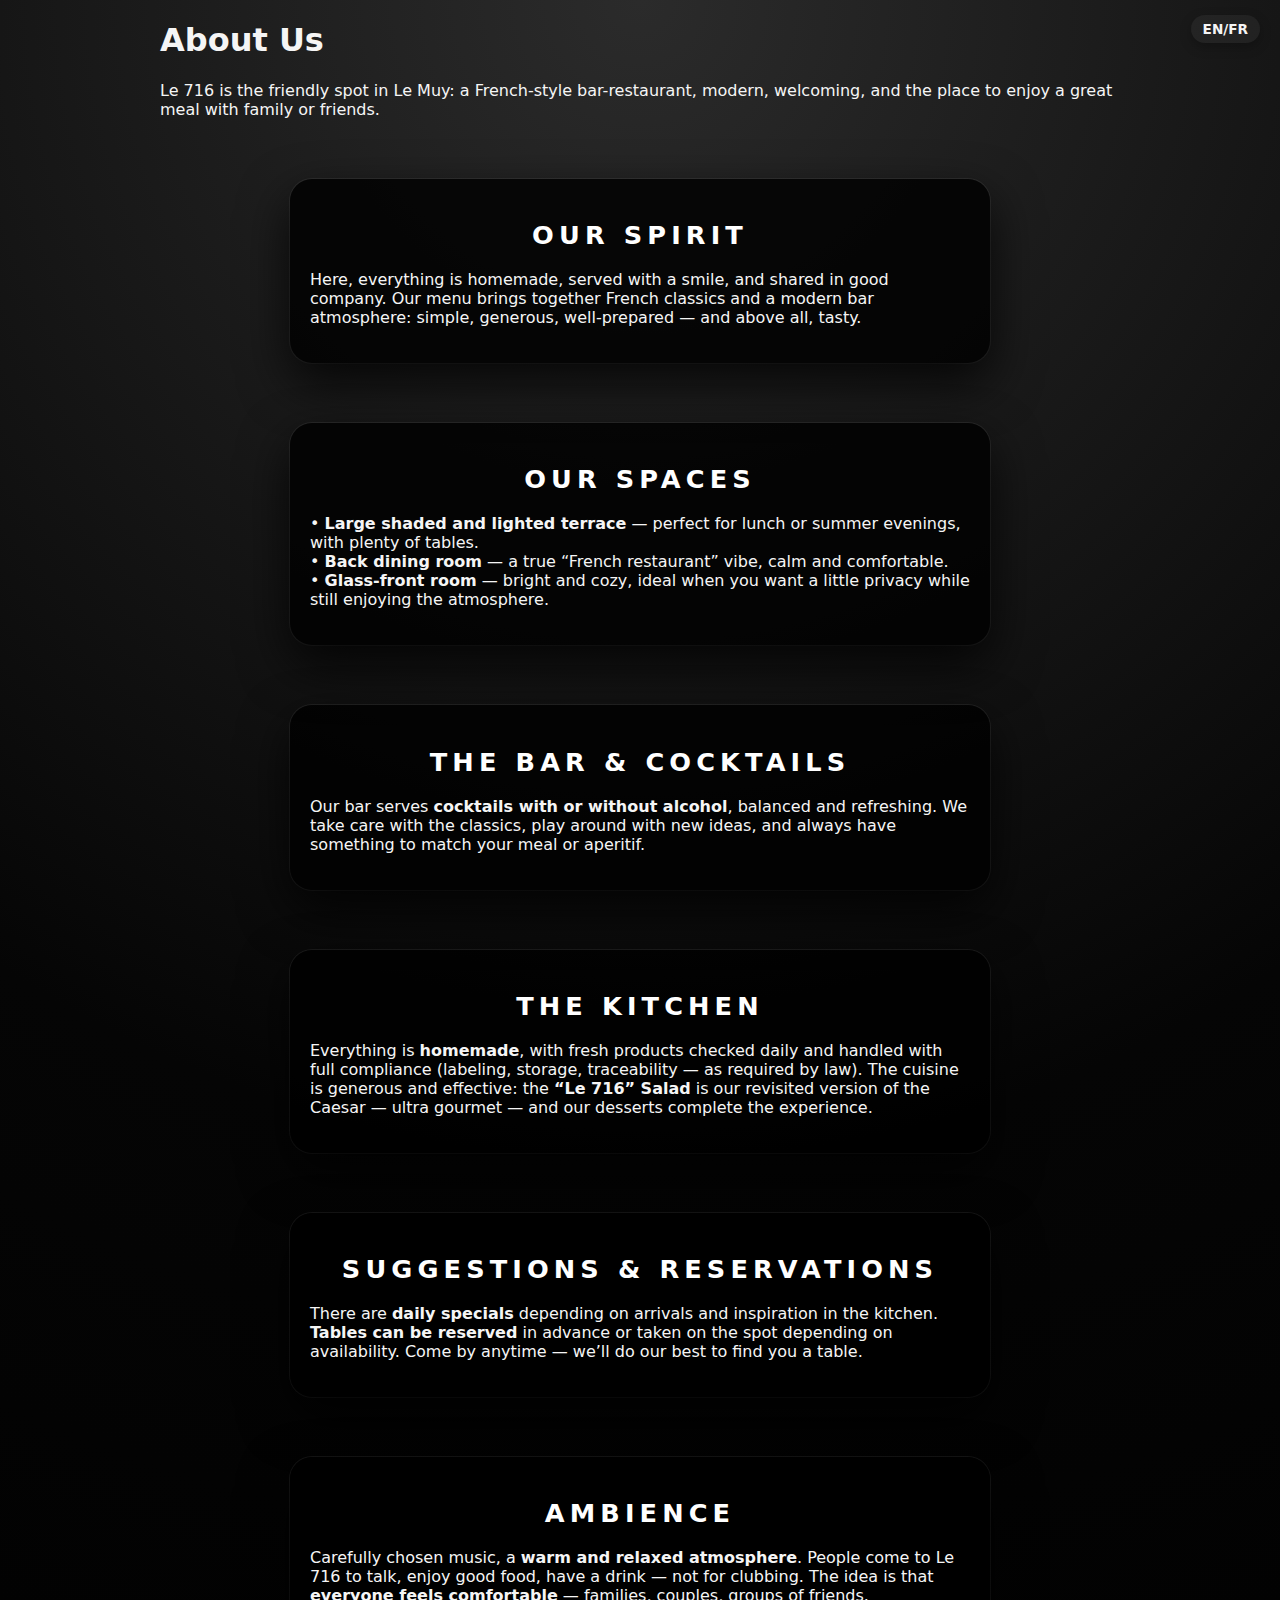
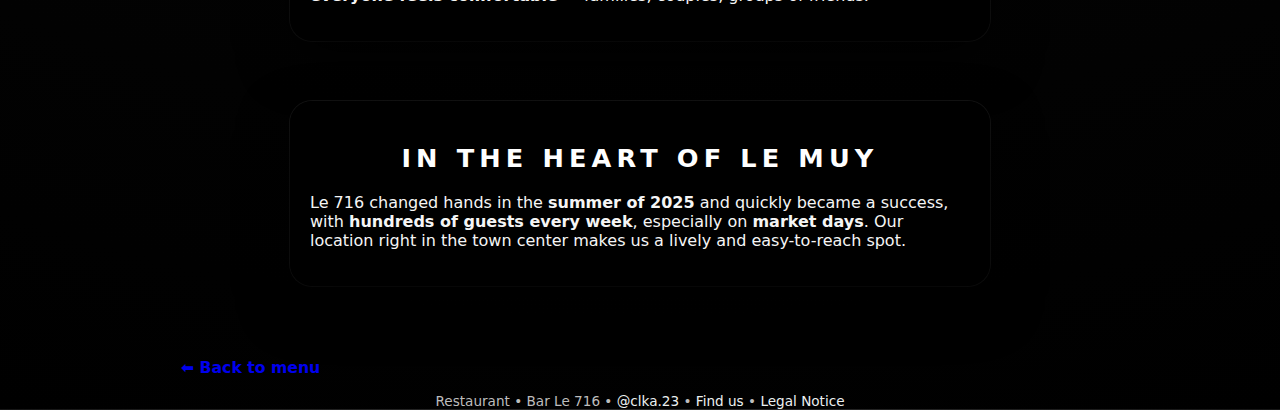
<file: aboutus-en.html>
<!DOCTYPE html>
<html lang="en">
<head>
  <meta charset="UTF-8">
  <meta name="viewport" content="width=device-width, initial-scale=1.0">
  <title>About Us – Restaurant Le 716</title>
  <meta name="robots" content="index, follow">
  <meta name="color-scheme" content="dark light">
  <link rel="stylesheet" href="style.css">
</head>
<body>
  <!-- Language switch -->
  <div class="lang-switch">
    <a href="aboutus.html">EN/FR</a>
  </div>

  <div class="container">
    <h1>About Us</h1>
    <p>
      Le 716 is the friendly spot in Le Muy: a French-style bar-restaurant, modern, welcoming,
      and the place to enjoy a great meal with family or friends.
    </p>

    <!-- SPIRIT -->
    <section class="menu-section">
      <h2>Our Spirit</h2>
      <p>
        Here, everything is homemade, served with a smile, and shared in good company.
        Our menu brings together French classics and a modern bar atmosphere:
        simple, generous, well-prepared — and above all, tasty.
      </p>
    </section>

    <!-- SPACES -->
    <section class="menu-section">
      <h2>Our Spaces</h2>
      <p>
        • <strong>Large shaded and lighted terrace</strong> — perfect for lunch or summer evenings, with plenty of tables.<br>
        • <strong>Back dining room</strong> — a true “French restaurant” vibe, calm and comfortable.<br>
        • <strong>Glass-front room</strong> — bright and cozy, ideal when you want a little privacy while still enjoying the atmosphere.
      </p>
    </section>

    <!-- BAR & COCKTAILS -->
    <section class="menu-section">
      <h2>The Bar & Cocktails</h2>
      <p>
        Our bar serves <strong>cocktails with or without alcohol</strong>, balanced and refreshing.
        We take care with the classics, play around with new ideas, and always have something to match your meal or aperitif.
      </p>
    </section>

    <!-- CUISINE -->
    <section class="menu-section">
      <h2>The Kitchen</h2>
      <p>
        Everything is <strong>homemade</strong>, with fresh products checked daily and handled with full compliance
        (labeling, storage, traceability — as required by law).  
        The cuisine is generous and effective: the <strong>“Le 716” Salad</strong> is our revisited version of the Caesar — ultra gourmet — and our desserts complete the experience.
      </p>
    </section>

    <!-- SUGGESTIONS & RESERVATIONS -->
    <section class="menu-section">
      <h2>Suggestions & Reservations</h2>
      <p>
        There are <strong>daily specials</strong> depending on arrivals and inspiration in the kitchen.
        <strong>Tables can be reserved</strong> in advance or taken on the spot depending on availability.
        Come by anytime — we’ll do our best to find you a table.
      </p>
    </section>

    <!-- AMBIENCE -->
    <section class="menu-section">
      <h2>Ambience</h2>
      <p>
        Carefully chosen music, a <strong>warm and relaxed atmosphere</strong>.  
        People come to Le 716 to talk, enjoy good food, have a drink — not for clubbing.  
        The idea is that <strong>everyone feels comfortable</strong> — families, couples, groups of friends.
      </p>
    </section>

    <!-- LOCATION & STORY -->
    <section class="menu-section">
      <h2>In the Heart of Le Muy</h2>
      <p>
        Le 716 changed hands in the <strong>summer of 2025</strong> and quickly became a success,
        with <strong>hundreds of guests every week</strong>, especially on <strong>market days</strong>.  
        Our location right in the town center makes us a lively and easy-to-reach spot.
      </p>
    </section>

    <a class="btn" href="index.html">⬅ Back to menu</a>
  </div>

<footer>
  Restaurant • Bar Le 716 •
  <a href="https://www.instagram.com/clka.23/" target="_blank" rel="noopener noreferrer">@clka.23</a> •
  <a href="https://maps.app.goo.gl/JC6rrwSnuoqnoLat5" target="_blank" rel="noopener noreferrer">Find us</a> •
  <a href="mentions-legales-en.html">Legal Notice</a>
</footer>

</body>
</html>
</file>
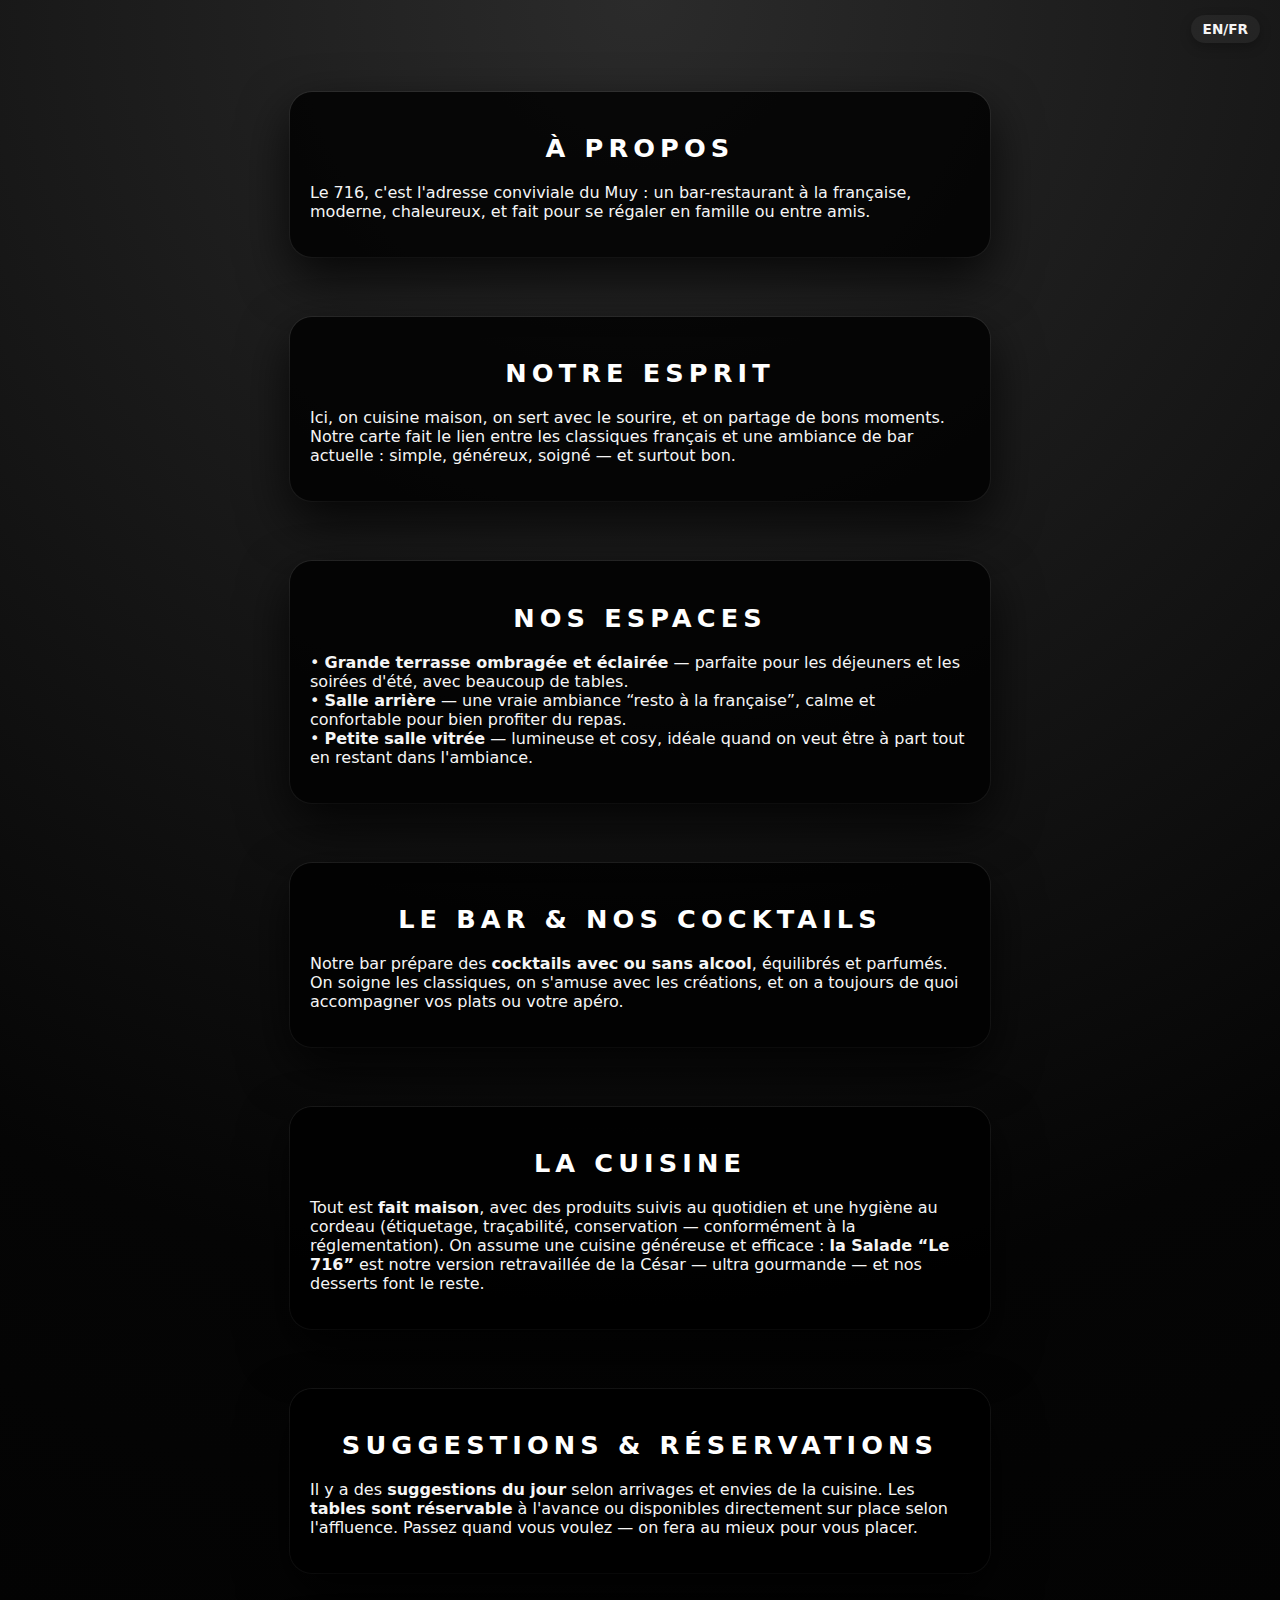
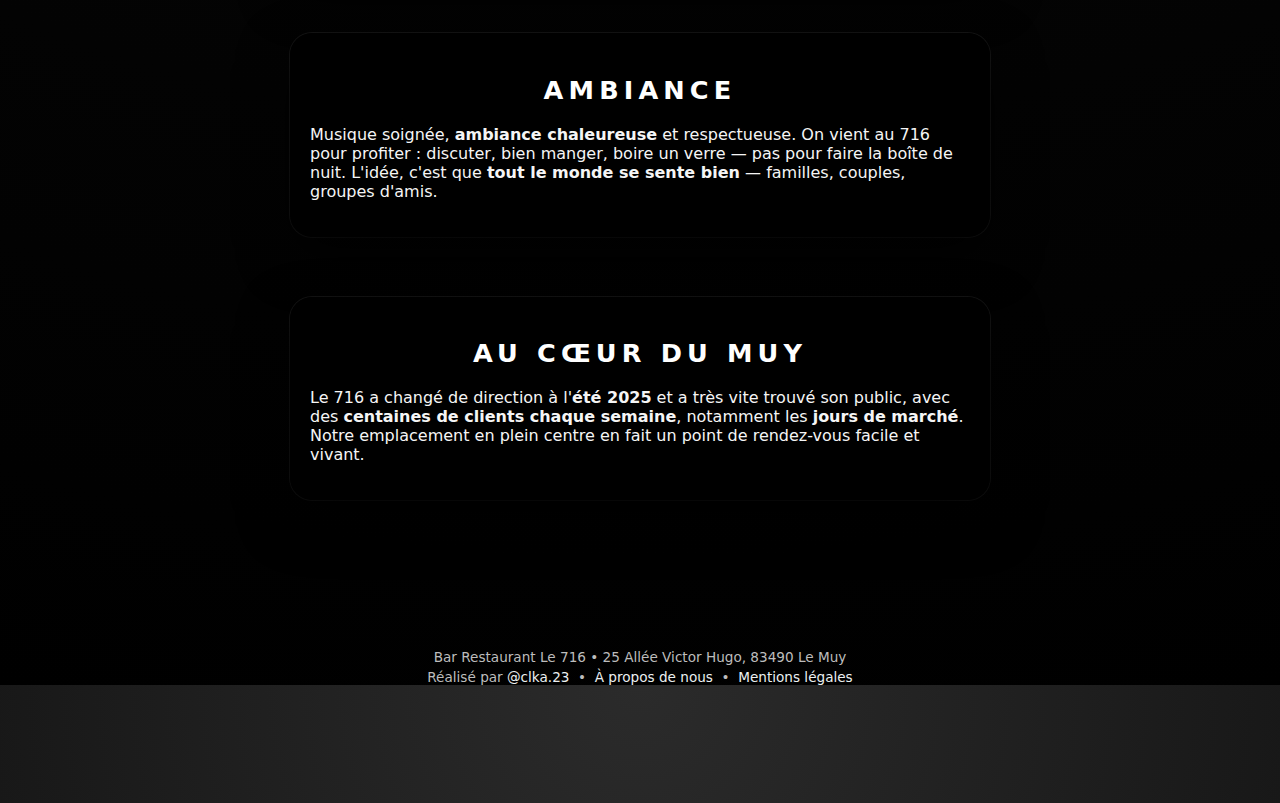
<file: aboutus.html>
<!DOCTYPE html>
<html lang="fr">
<head>
  <meta charset="UTF-8">
  <meta name="viewport" content="width=device-width, initial-scale=1.0">

  <!-- SEO PRINCIPAL -->
  <title>À propos Restaurant Le 716 au Muy | Ambiance & Équipe</title>

  <meta name="description" content="Découvrez l'histoire du Restaurant Le 716 au Muy : ambiance conviviale, équipe, cuisine maison et bar chaleureux au cœur du village.">

  <!-- OPEN GRAPH (aperçus réseaux) -->
  <meta property="og:title" content="À propos du Restaurant Le 716 au Muy">
  <meta property="og:description" content="En savoir plus sur l'équipe, l'ambiance et l'histoire du Restaurant Le 716 au Muy.">
  <meta property="og:type" content="article">
  <meta property="og:locale" content="fr_FR">
  <meta property="og:url" content="https://leseptcentseize.github.io/le716/aboutus.html">

  <!-- SEO TECHNIQUE -->
  <meta name="robots" content="index, follow">
  <meta name="referrer" content="strict-origin-when-cross-origin">
  <meta name="color-scheme" content="dark light">

  <!-- CANONICAL -->
  <link rel="canonical" href="https://leseptcentseize.github.io/le716/aboutus.html">

  <!-- CSP light (souple mais pro) -->
  <meta http-equiv="Content-Security-Policy"
        content="default-src 'self' https:;
                 style-src 'self' 'unsafe-inline' https:;
                 script-src 'self' 'unsafe-inline' https:;
                 img-src 'self' https: data:;
                 frame-src https://www.google.com https://*.youtube.com;
                 object-src 'none';
                 base-uri 'self';
                 upgrade-insecure-requests">

  <!-- CSS -->
  <link rel="stylesheet" href="style.css">

  <!-- AOS (Animate On Scroll) -->
  <link rel="stylesheet" href="https://cdn.jsdelivr.net/npm/aos@2.3.4/dist/aos.css">
  <script src="https://cdn.jsdelivr.net/npm/aos@2.3.4/dist/aos.js"></script>
  <script>
    document.addEventListener("DOMContentLoaded", () => {
      AOS.init({
        duration: 800,
        once: true
      });
    });
  </script>
</head>

<body>
      <!-- Bouton FR/EN -->
  <div class="lang-switch">
    <a href="aboutus-en.html">EN/FR</a>
  </div>
  <div class="page-wrap">
  <main class="container">
    
 <section class="menu-section">
      <h2>À propos</h2>
    <p>Le 716, c'est l'adresse conviviale du Muy : un bar-restaurant à la française, moderne, chaleureux, et fait pour se régaler en famille ou entre amis.</p>
    </section>
    <!-- ESPRIT -->
    <section class="menu-section">
      <h2>Notre esprit</h2>
      <p>
        Ici, on cuisine maison, on sert avec le sourire, et on partage de bons moments. Notre carte fait le lien entre
        les classiques français et une ambiance de bar actuelle&nbsp;: simple, généreux, soigné — et surtout bon.
      </p>
    </section>

    <!-- NOS ESPACES -->
    <section class="menu-section">
      <h2>Nos espaces</h2>
      <p>
        • <strong>Grande terrasse ombragée et éclairée</strong> — parfaite pour les déjeuners et les soirées d'été, avec beaucoup de tables.<br>
        • <strong>Salle arrière</strong> — une vraie ambiance “resto à la française”, calme et confortable pour bien profiter du repas.<br>
        • <strong>Petite salle vitrée</strong> — lumineuse et cosy, idéale quand on veut être à part tout en restant dans l'ambiance.
      </p>
    </section>

    <!-- BAR & COCKTAILS -->
    <section class="menu-section">
      <h2>Le bar & nos cocktails</h2>
      <p>
        Notre bar prépare des <strong>cocktails avec ou sans alcool</strong>, équilibrés et parfumés. On soigne les classiques, on s'amuse avec les créations,
        et on a toujours de quoi accompagner vos plats ou votre apéro.
      </p>
    </section>

    <!-- CUISINE -->
    <section class="menu-section">
      <h2>La cuisine</h2>
      <p>
        Tout est <strong>fait maison</strong>, avec des produits suivis au quotidien et une hygiène au cordeau (étiquetage, traçabilité, conservation —
        conformément à la réglementation). On assume une cuisine généreuse et efficace&nbsp;: <strong>la Salade “Le 716”</strong> est notre
        version retravaillée de la César — ultra gourmande — et nos desserts font le reste.
      </p>
    </section>

    <!-- SUGGESTIONS & RÉSERVATIONS -->
    <section class="menu-section">
      <h2>Suggestions & réservations</h2>
      <p>
        Il y a des <strong>suggestions du jour</strong> selon arrivages et envies de la cuisine. Les <strong>tables sont réservable</strong> à l'avance ou disponibles
        directement sur place selon l'affluence. Passez quand vous voulez — on fera au mieux pour vous placer.
      </p>
    </section>

    <!-- AMBIANCE -->
    <section class="menu-section">
      <h2>Ambiance</h2>
      <p>
        Musique soignée, <strong>ambiance chaleureuse</strong> et respectueuse. On vient au 716 pour profiter&nbsp;: discuter, bien manger, boire un verre —
        pas pour faire la boîte de nuit. L'idée, c'est que <strong>tout le monde se sente bien</strong> — familles, couples, groupes d'amis.
      </p>
    </section>

    <!-- SITUATION & HISTOIRE RÉCENTE -->
    <section class="menu-section">
      <h2>Au cœur du Muy</h2>
      <p>
        Le 716 a changé de direction à l'<strong>été 2025</strong> et a très vite trouvé son public, avec des <strong>centaines de clients chaque semaine</strong>,
        notamment les <strong>jours de marché</strong>. Notre emplacement en plein centre en fait un point de rendez-vous facile et vivant.
      </p>
    </section>
<div class="location-cta" data-aos="fade-up">
        <a class="btn btn-ghost"
           href="index.html"
   aria-label="retour a l'accueil"
   data-aos="fade-up">
  Retour à l'accueil
        </a>
      </div>
  </div>

</main>

    <footer>
      <p class="footer-top">
        Bar Restaurant Le 716 &bull; 25 Allée Victor Hugo, 83490 Le Muy
      </p>
      <p class="footer-links">
        Réalisé par
        <a href="https://www.instagram.com/clka.23/" target="_blank" rel="noopener noreferrer">@clka.23</a>
        &nbsp;•&nbsp;
        <a href="aboutus.html">À propos de nous</a>
        &nbsp;•&nbsp;
        <a href="mentions-legales.html">Mentions légales</a>
      </p>
    </footer>
  </div>

  <noscript>
    <p style="opacity:.8; text-align:center; padding:1rem 0;">
      JavaScript est désactivé. La carte reste visible ; utilisez le bouton « Voir sur Google Maps » si besoin.
    </p>
  </noscript>

</body>
</html>
</file>
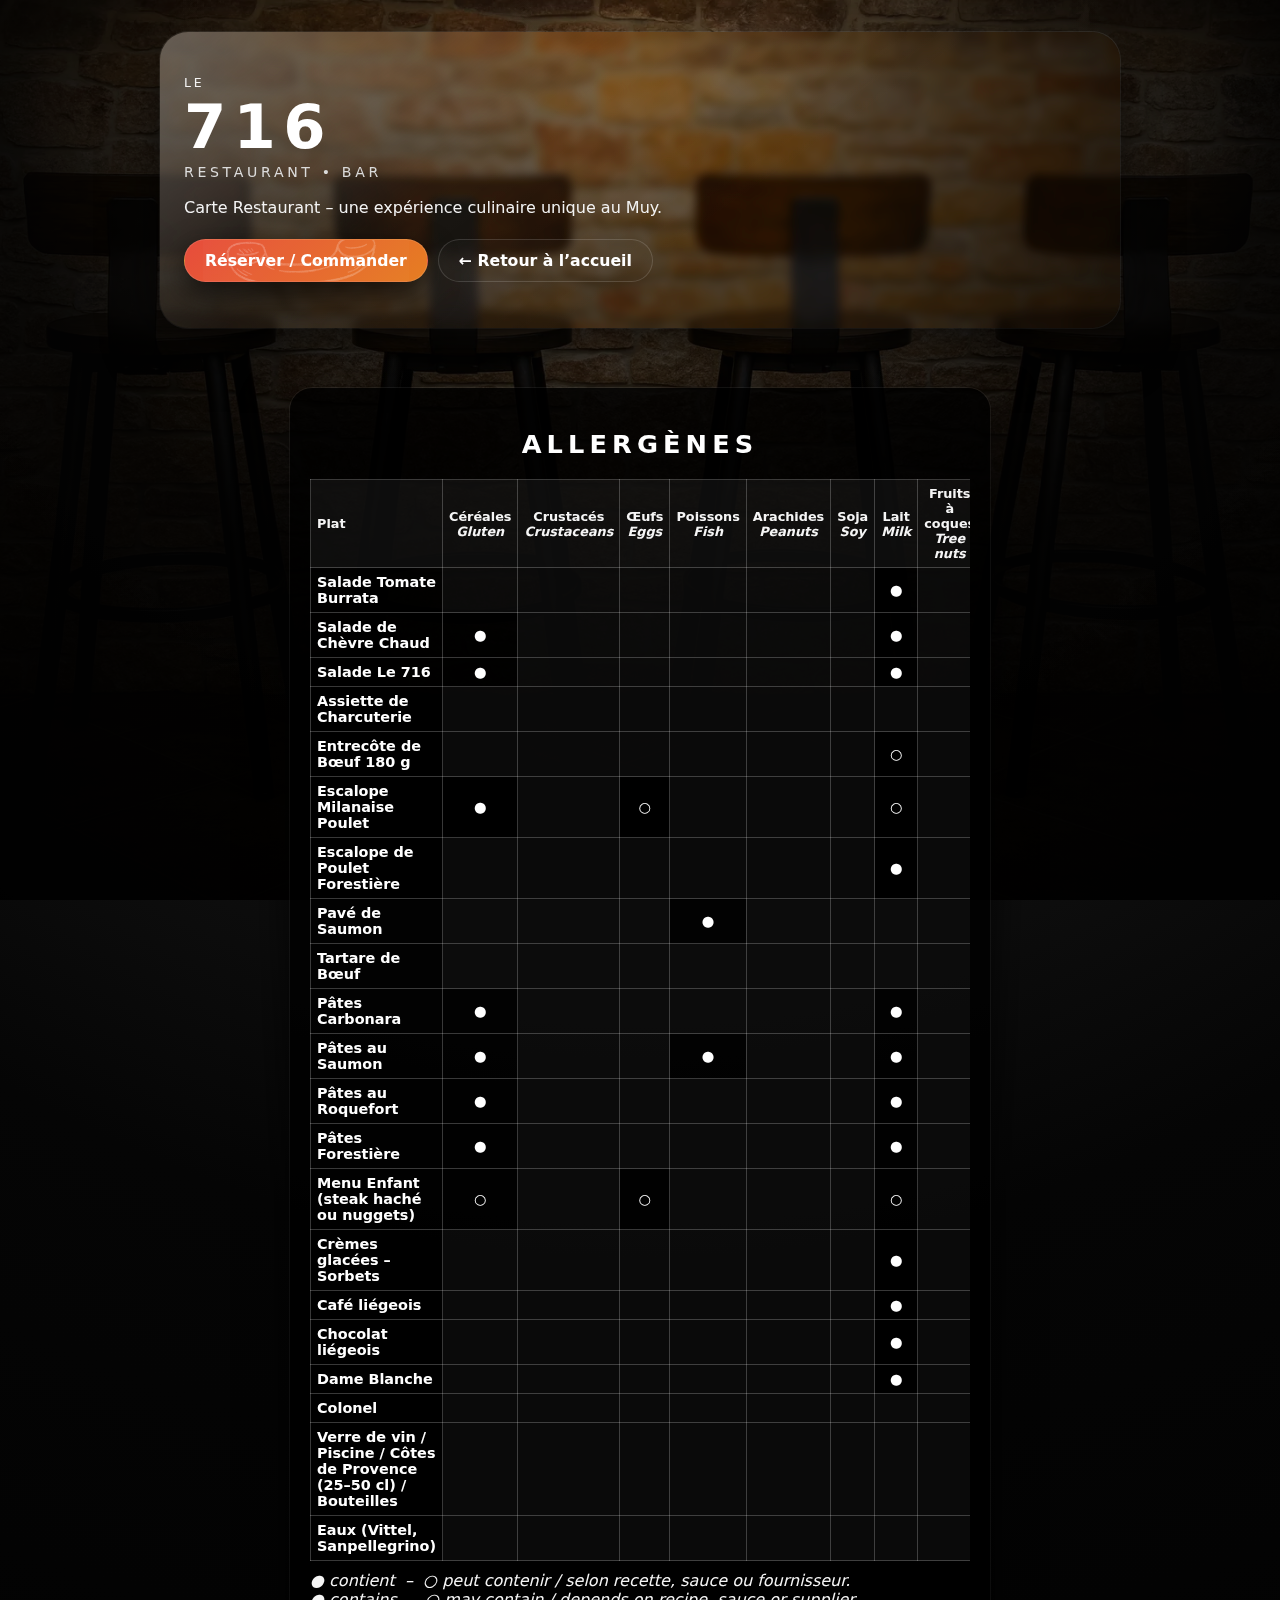
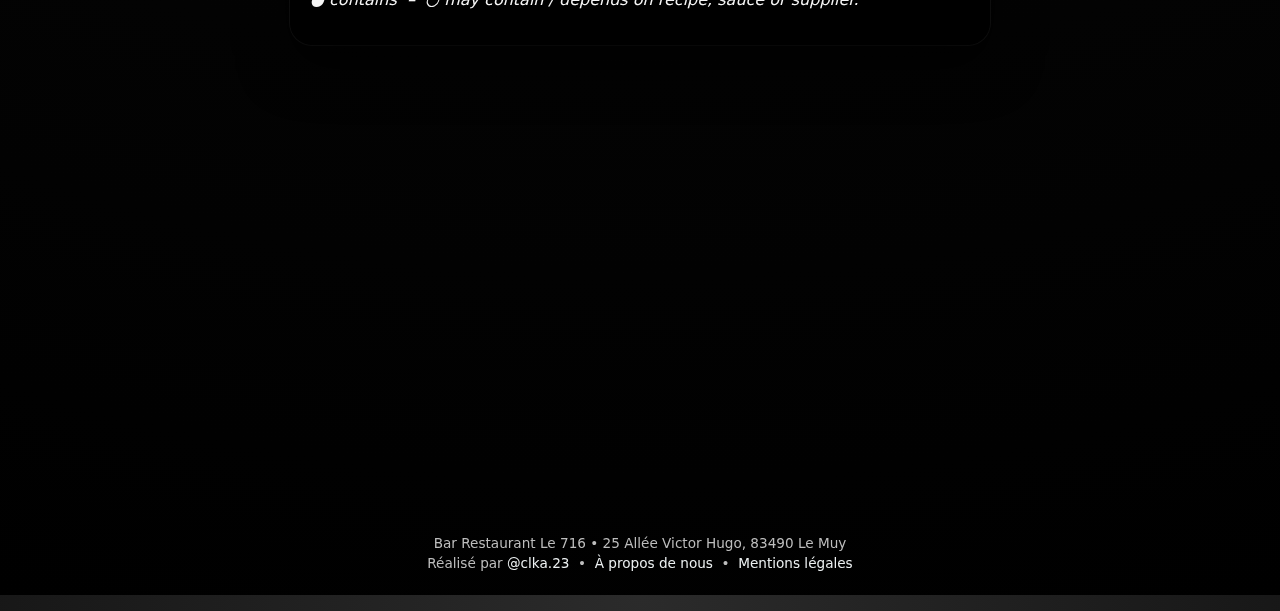
<file: allergenes.html>
<!DOCTYPE html>
<html lang="fr">
<head>
  <meta charset="UTF-8">
  <meta name="viewport" content="width=device-width, initial-scale=1.0">

  <!-- SEO PRINCIPAL -->
  <title>Allergènes Restaurant Le 716 au Muy | Informations clients</title>

  <meta name="description" content="Consultez la liste des allergènes présents dans les plats du Restaurant Le 716 au Muy. Informations pour les personnes allergiques ou intolérantes.">

  <!-- OPEN GRAPH -->
  <meta property="og:title" content="Allergènes Restaurant Le 716 au Muy">
  <meta property="og:description" content="Liste des allergènes et informations pour les clients du Restaurant Le 716 au Muy.">
  <meta property="og:type" content="article">
  <meta property="og:locale" content="fr_FR">
  <meta property="og:url" content="https://leseptcentseize.github.io/le716/allergenes.html">

  <!-- SEO TECHNIQUE -->
  <meta name="robots" content="index, follow">
  <meta name="referrer" content="strict-origin-when-cross-origin">
  <meta name="color-scheme" content="dark light">

  <!-- CANONICAL -->
  <link rel="canonical" href="https://leseptcentseize.github.io/le716/allergenes.html">

  <!-- CSP light (souple mais pro) -->
  <meta http-equiv="Content-Security-Policy"
        content="default-src 'self' https:;
                 style-src 'self' 'unsafe-inline' https:;
                 script-src 'self' 'unsafe-inline' https:;
                 img-src 'self' https: data:;
                 frame-src https://www.google.com https://*.youtube.com;
                 object-src 'none';
                 base-uri 'self';
                 upgrade-insecure-requests">

  <link rel="stylesheet" href="style.css">

  <!-- AOS (Animate On Scroll) -->
  <link rel="stylesheet" href="https://cdn.jsdelivr.net/npm/aos@2.3.4/dist/aos.css">
  <script src="https://cdn.jsdelivr.net/npm/aos@2.3.4/dist/aos.js"></script>
  <script>
    document.addEventListener("DOMContentLoaded", () => {
      AOS.init({
        duration: 800,   // durée de l'anim
        once: true       // ne joue qu'une fois
      });
    });
  </script>
</head>

<body>
<!-- Fond image + dégradé sombre -->
<div class="hero-bg"></div>

<div class="page-wrap">
  <main class="container">
    <!-- Bloc héro premium -->
    <header class="hero" data-aos="fade-up">
      <div class="hero-main">
        <div class="hero-logo-block">
          <span class="hero-le">Le</span>
          <span class="hero-716">716</span>
          <span class="hero-tagline">RESTAURANT • BAR</span>
        </div>

        <p class="hero-sub">
          Carte Restaurant – une expérience culinaire unique au Muy.
        </p>

        <div class="hero-cta">
          <a href="tel:+33611947923"
             class="btn btn-primary btn-call"
             aria-label="Appeler le restaurant Le 716">
            Réserver / Commander
          </a>

          <a href="index.html"
             class="btn btn-ghost btn-back">
            ← Retour à l’accueil
          </a>
        </div>
      </div>
    </header>


      <!-- ALLERGÈNES -->
      <section id="allergenes" class="menu-section" data-aos="fade-up">
        <h2>Allergènes</h2>

        <div class="allergen-table">
          <table>
            <thead>
              <tr>
                <th>Plat</th>
                <th>Céréales<br><em class="en">Gluten</em></th>
                <th>Crustacés<br><em class="en">Crustaceans</em></th>
                <th>Œufs<br><em class="en">Eggs</em></th>
                <th>Poissons<br><em class="en">Fish</em></th>
                <th>Arachides<br><em class="en">Peanuts</em></th>
                <th>Soja<br><em class="en">Soy</em></th>
                <th>Lait<br><em class="en">Milk</em></th>
                <th>Fruits à coques<br><em class="en">Tree nuts</em></th>
                <th>Céleri<br><em class="en">Celery</em></th>
                <th>Moutarde<br><em class="en">Mustard</em></th>
                <th>Sésame<br><em class="en">Sesame</em></th>
                <th>Sulfites<br><em class="en">Sulphites</em></th>
                <th>Lupin<br><em class="en">Lupin</em></th>
                <th>Mollusques<br><em class="en">Molluscs</em></th>
              </tr>
            </thead>
            <tbody>
              <!-- ENTRÉES -->
              <tr><td><strong>Salade Tomate Burrata</strong></td>
                <td></td><td></td><td></td><td></td><td></td><td></td><td>●</td><td></td><td></td><td></td><td></td><td></td><td></td><td></td>
              </tr>
              <tr><td><strong>Salade de Chèvre Chaud</strong></td>
                <td>●</td><td></td><td></td><td></td><td></td><td></td><td>●</td><td></td><td></td><td></td><td></td><td></td><td></td><td></td>
              </tr>
              <tr><td><strong>Salade Le 716</strong></td>
                <td>●</td><td></td><td></td><td></td><td></td><td></td><td>●</td><td></td><td></td><td></td><td></td><td></td><td></td><td></td>
              </tr>
              <tr><td><strong>Assiette de Charcuterie</strong></td>
                <td></td><td></td><td></td><td></td><td></td><td></td><td></td><td></td><td></td><td></td><td></td><td>○</td><td></td><td></td>
              </tr>

              <!-- PLATS -->
              <tr><td><strong>Entrecôte de Bœuf 180 g</strong></td>
                <td></td><td></td><td></td><td></td><td></td><td></td><td>○</td><td></td><td></td><td></td><td></td><td>○</td><td></td><td></td>
              </tr>
              <tr><td><strong>Escalope Milanaise Poulet</strong></td>
                <td>●</td><td></td><td>○</td><td></td><td></td><td></td><td>○</td><td></td><td></td><td></td><td></td><td></td><td></td><td></td>
              </tr>
              <tr><td><strong>Escalope de Poulet Forestière</strong></td>
                <td></td><td></td><td></td><td></td><td></td><td></td><td>●</td><td></td><td></td><td></td><td></td><td></td><td></td><td></td>
              </tr>
              <tr><td><strong>Pavé de Saumon</strong></td>
                <td></td><td></td><td></td><td>●</td><td></td><td></td><td></td><td></td><td></td><td></td><td></td><td></td><td></td><td></td>
              </tr>
              <tr><td><strong>Tartare de Bœuf</strong></td>
                <td></td><td></td><td></td><td></td><td></td><td></td><td></td><td></td><td></td><td>●</td><td></td><td></td><td></td><td></td>
              </tr>

              <!-- PÂTES -->
              <tr><td><strong>Pâtes Carbonara</strong></td>
                <td>●</td><td></td><td></td><td></td><td></td><td></td><td>●</td><td></td><td></td><td></td><td></td><td></td><td></td><td></td>
              </tr>
              <tr><td><strong>Pâtes au Saumon</strong></td>
                <td>●</td><td></td><td></td><td>●</td><td></td><td></td><td>●</td><td></td><td></td><td></td><td></td><td></td><td></td><td></td>
              </tr>
              <tr><td><strong>Pâtes au Roquefort</strong></td>
                <td>●</td><td></td><td></td><td></td><td></td><td></td><td>●</td><td></td><td></td><td></td><td></td><td></td><td></td><td></td>
              </tr>
              <tr><td><strong>Pâtes Forestière</strong></td>
                <td>●</td><td></td><td></td><td></td><td></td><td></td><td>●</td><td></td><td></td><td></td><td></td><td></td><td></td><td></td>
              </tr>

              <!-- MENU ENFANT -->
              <tr><td><strong>Menu Enfant (steak haché ou nuggets)</strong></td>
                <td>○</td><td></td><td>○</td><td></td><td></td><td></td><td>○</td><td></td><td></td><td></td><td></td><td></td><td></td><td></td>
              </tr>

              <!-- DESSERTS -->
              <tr><td><strong>Crèmes glacées – Sorbets</strong></td>
                <td></td><td></td><td></td><td></td><td></td><td></td><td>●</td><td></td><td></td><td></td><td></td><td></td><td></td><td></td>
              </tr>
              <tr><td><strong>Café liégeois</strong></td>
                <td></td><td></td><td></td><td></td><td></td><td></td><td>●</td><td></td><td></td><td></td><td></td><td></td><td></td><td></td>
              </tr>
              <tr><td><strong>Chocolat liégeois</strong></td>
                <td></td><td></td><td></td><td></td><td></td><td></td><td>●</td><td></td><td></td><td></td><td></td><td></td><td></td><td></td>
              </tr>
              <tr><td><strong>Dame Blanche</strong></td>
                <td></td><td></td><td></td><td></td><td></td><td></td><td>●</td><td></td><td></td><td></td><td></td><td></td><td></td><td></td>
              </tr>
              <tr><td><strong>Colonel</strong></td>
                <td></td><td></td><td></td><td></td><td></td><td></td><td></td><td></td><td></td><td></td><td></td><td></td><td></td><td></td>
              </tr>

              <!-- VINS / EAUX -->
              <tr><td><strong>Verre de vin / Piscine / Côtes de Provence (25–50 cl) / Bouteilles</strong></td>
                <td></td><td></td><td></td><td></td><td></td><td></td><td></td><td></td><td></td><td></td><td></td><td>●</td><td></td><td></td>
              </tr>
              <tr><td><strong>Eaux (Vittel, Sanpellegrino)</strong></td>
                <td></td><td></td><td></td><td></td><td></td><td></td><td></td><td></td><td></td><td></td><td></td><td></td><td></td><td></td>
              </tr>
            </tbody>
          </table>
        </div>

        <p style="margin-top:10px">
          <em class="fr">● contient &nbsp;–&nbsp; ○ peut contenir / selon recette, sauce ou fournisseur.</em><br>
          <em class="en">● contains &nbsp;–&nbsp; ○ may contain / depends on recipe, sauce or supplier.</em>
        </p>
      </section>

      <!-- BOUTONS MAP / ADRESSE -->
      <div class="location-cta" data-aos="fade-up">
        <a class="btn btn-ghost"
           href="https://maps.app.goo.gl/JC6rrwSnuoqnoLat5"
           target="_blank" rel="noopener noreferrer"
           aria-label="Ouvrir l’itinéraire vers Le 716 dans Google Maps">
          📍 Voir sur Google Maps
        </a>
        <p class="address-line">
          25 Allée Victor Hugo &bull; 83490 Le Muy
        </p>
      </div>

      <!-- MAP -->
      <div class="map-container" aria-label="Carte Google Maps intégrée" data-aos="fade-up">
        <iframe
          title="Carte Google Maps : Bar Restaurant Le 716"
          src="https://www.google.com/maps/embed?pb=!1m18!1m12!1m3!1d5790.829205617517!2d6.565276313040976!3d43.47281727099083!2m3!1f0!2f0!3f0!3m2!1i1024!2i768!4f13.1!3m3!1m2!1s0x12ceaf8df92cc18d%3A0x8b398e9b0c891d89!2sBar%20Restaurant%20LE%20716!5e0!3m2!1sfr!2sfr!4v1756230283010!5m2!1sfr!2sfr"
          loading="lazy"
          referrerpolicy="strict-origin-when-cross-origin"
          allowfullscreen>
        </iframe>
      </div>
    </main>
    <footer>
      <p class="footer-top">
        Bar Restaurant Le 716 &bull; 25 Allée Victor Hugo, 83490 Le Muy
      </p>
      <p class="footer-links">
        Réalisé par
        <a href="https://www.instagram.com/clka.23/" target="_blank" rel="noopener noreferrer">@clka.23</a>
        &nbsp;•&nbsp;
        <a href="aboutus.html">À propos de nous</a>
        &nbsp;•&nbsp;
        <a href="mentions-legales.html">Mentions légales</a>
      </p>
    </footer>
  </div>

  <noscript>
    <p style="opacity:.8; text-align:center; padding:1rem 0;">
      JavaScript est désactivé. La carte reste visible ; utilisez le bouton « Voir sur Google Maps » si besoin.
    </p>
  </noscript>

</body>
</html>
</file>
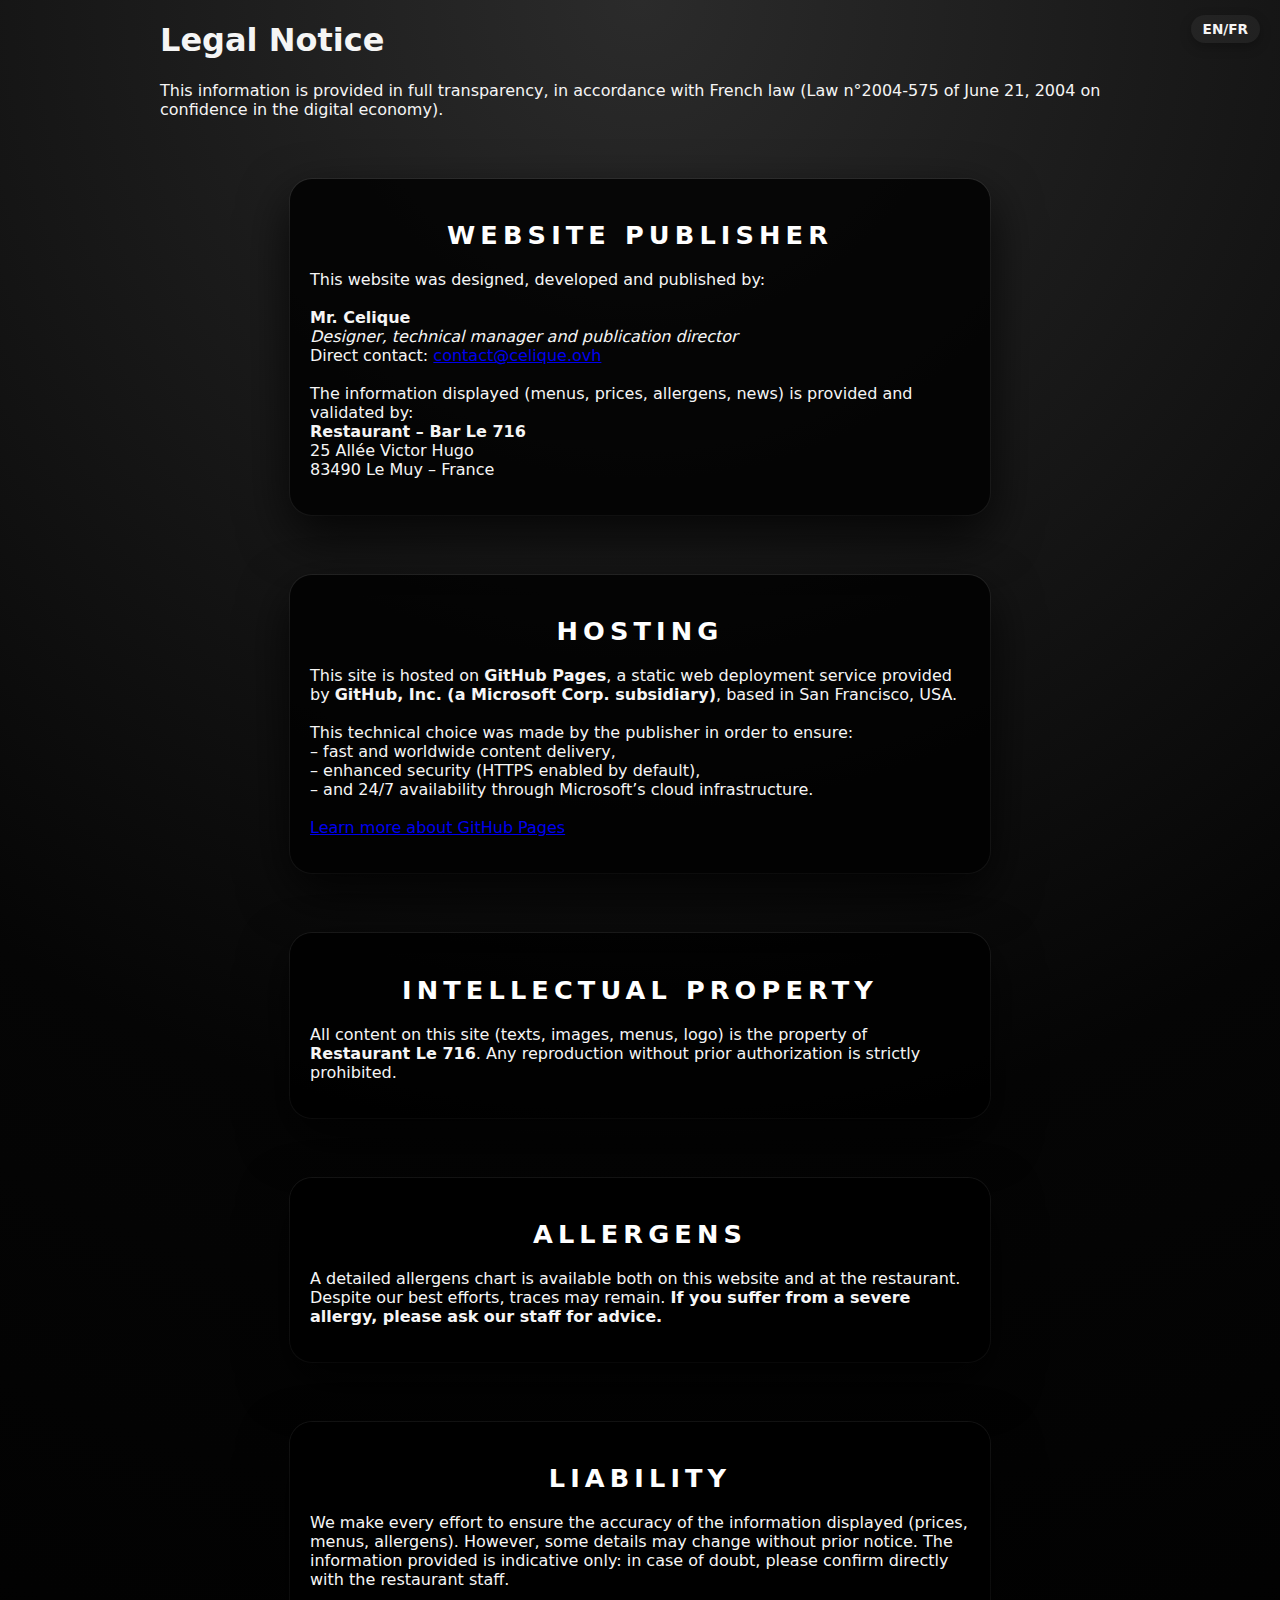
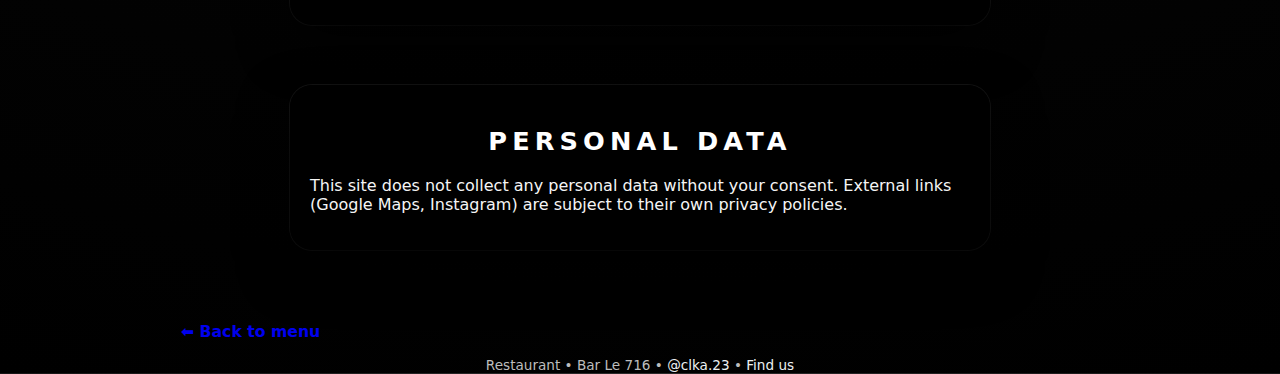
<file: mentions-legales-en.html>
<!DOCTYPE html>
<html lang="en">
<head>
  <meta charset="UTF-8">
  <meta name="viewport" content="width=device-width, initial-scale=1.0">
  <title>Legal Notice – Restaurant Le 716</title>
  <meta name="robots" content="noindex, follow">
  <meta name="color-scheme" content="dark light">
  <link rel="stylesheet" href="style.css">
</head>
<body>
  <!-- Language switch -->
  <div class="lang-switch">
    <a href="mentions-legales.html">EN/FR</a>
  </div>

  <div class="container">
    <h1>Legal Notice</h1>
    <p>
      This information is provided in full transparency, in accordance with French law
      (Law n°2004-575 of June 21, 2004 on confidence in the digital economy).
    </p>

    <section class="menu-section">
      <h2>Website Publisher</h2>
      <p>
        This website was designed, developed and published by:<br><br>
        <strong>Mr. Celique</strong><br>
        <em>Designer, technical manager and publication director</em><br>
        Direct contact: <a href="mailto:contact@celique.ovh">contact@celique.ovh</a><br><br>

        The information displayed (menus, prices, allergens, news) is provided and validated by:<br>
        <strong>Restaurant – Bar Le 716</strong><br>
        25 Allée Victor Hugo<br>
        83490 Le Muy – France
      </p>
    </section>

    <section class="menu-section">
      <h2>Hosting</h2>
      <p>
        This site is hosted on <strong>GitHub Pages</strong>, a static web deployment service provided by
        <strong>GitHub, Inc. (a Microsoft Corp. subsidiary)</strong>, based in San Francisco, USA.<br><br>
        This technical choice was made by the publisher in order to ensure:<br>
        – fast and worldwide content delivery,<br>
        – enhanced security (HTTPS enabled by default),<br>
        – and 24/7 availability through Microsoft’s cloud infrastructure.<br><br>
        <a href="https://pages.github.com/" target="_blank" rel="noopener noreferrer">Learn more about GitHub Pages</a>
      </p>
    </section>

    <section class="menu-section">
      <h2>Intellectual Property</h2>
      <p>
        All content on this site (texts, images, menus, logo) is the property of
        <strong>Restaurant Le 716</strong>.  
        Any reproduction without prior authorization is strictly prohibited.
      </p>
    </section>

    <section class="menu-section">
      <h2>Allergens</h2>
      <p>
        A detailed allergens chart is available both on this website and at the restaurant.  
        Despite our best efforts, traces may remain.  
        <strong>If you suffer from a severe allergy, please ask our staff for advice.</strong>
      </p>
    </section>

    <section class="menu-section">
      <h2>Liability</h2>
      <p>
        We make every effort to ensure the accuracy of the information displayed
        (prices, menus, allergens).  
        However, some details may change without prior notice.  
        The information provided is indicative only: in case of doubt,
        please confirm directly with the restaurant staff.
      </p>
    </section>

    <section class="menu-section">
      <h2>Personal Data</h2>
      <p>
        This site does not collect any personal data without your consent.  
        External links (Google Maps, Instagram) are subject to their own privacy policies.
      </p>
    </section>

    <a class="btn" href="index.html">⬅ Back to menu</a>
  </div>

<footer>
  Restaurant • Bar Le 716 •
  <a href="https://www.instagram.com/clka.23/" target="_blank" rel="noopener noreferrer">@clka.23</a> •
  <a href="https://maps.app.goo.gl/JC6rrwSnuoqnoLat5" target="_blank" rel="noopener noreferrer">Find us</a>
</footer>

</body>
</html>
</file>
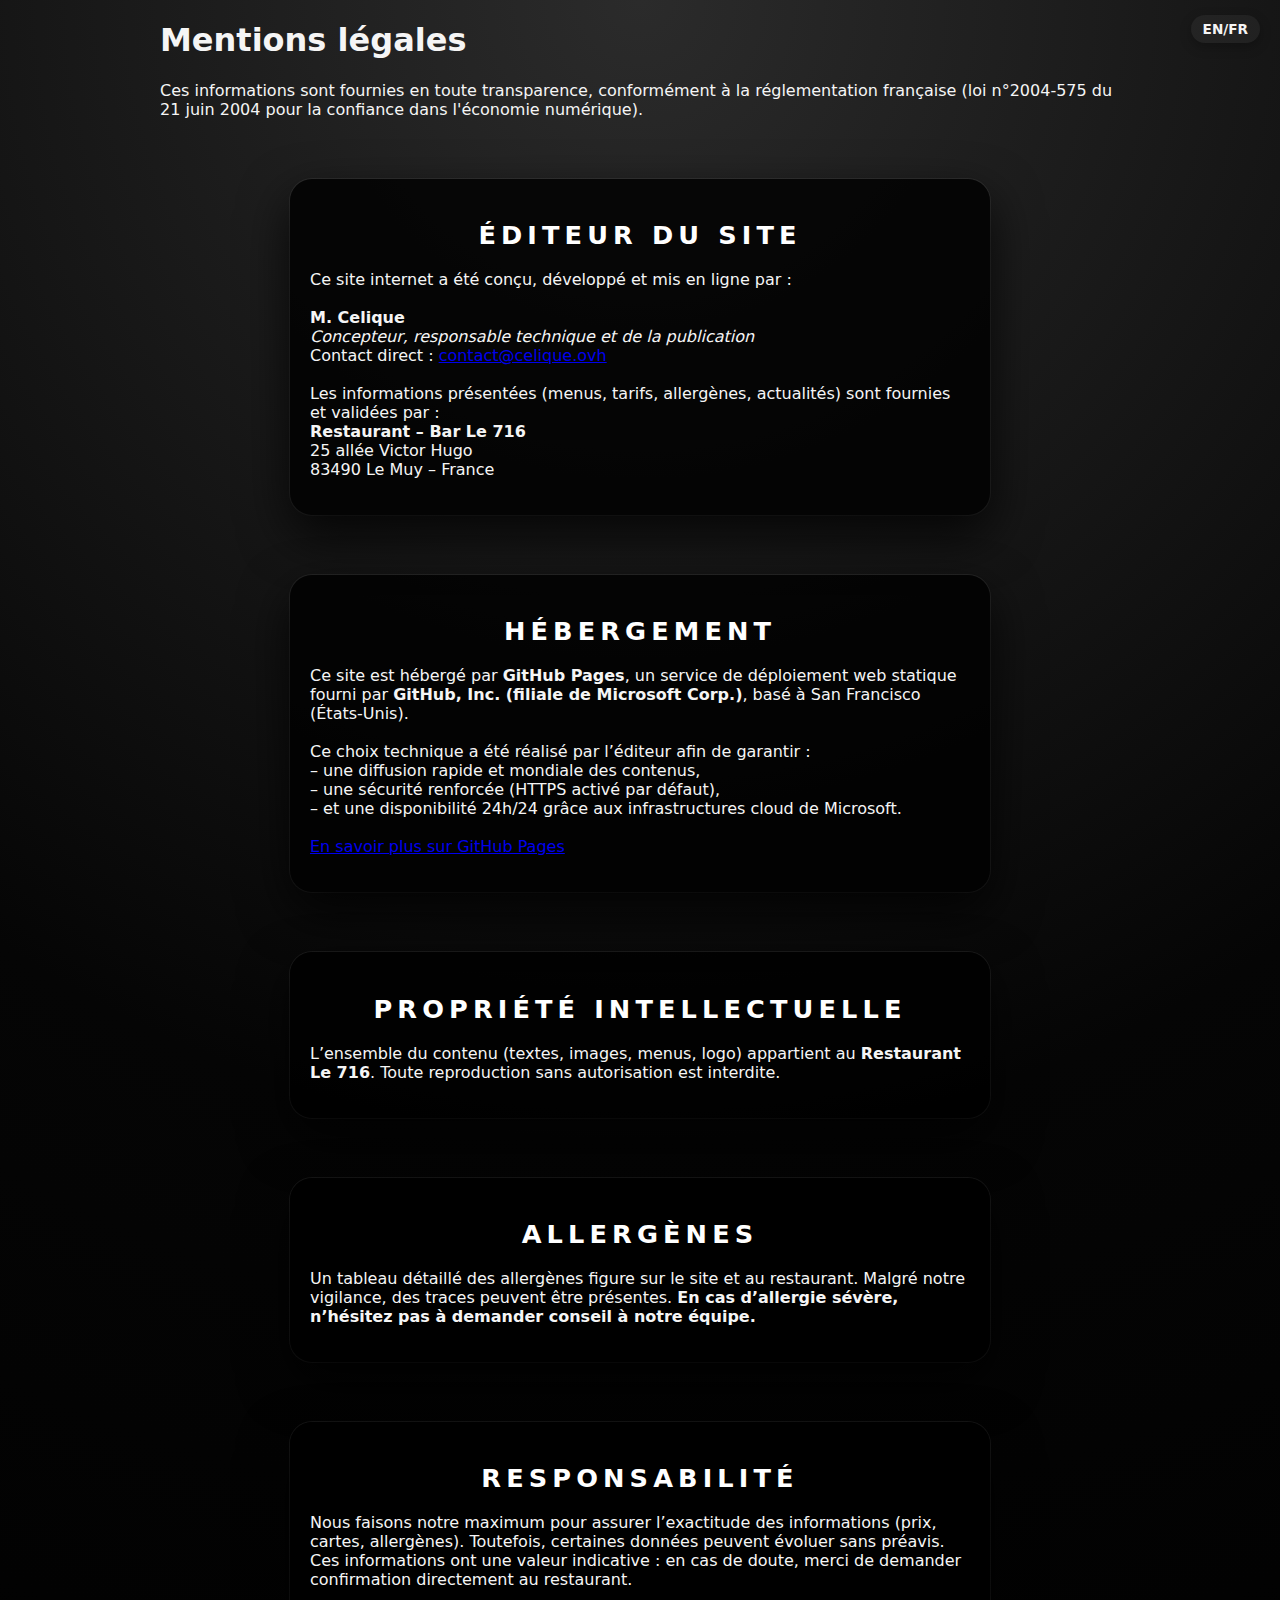
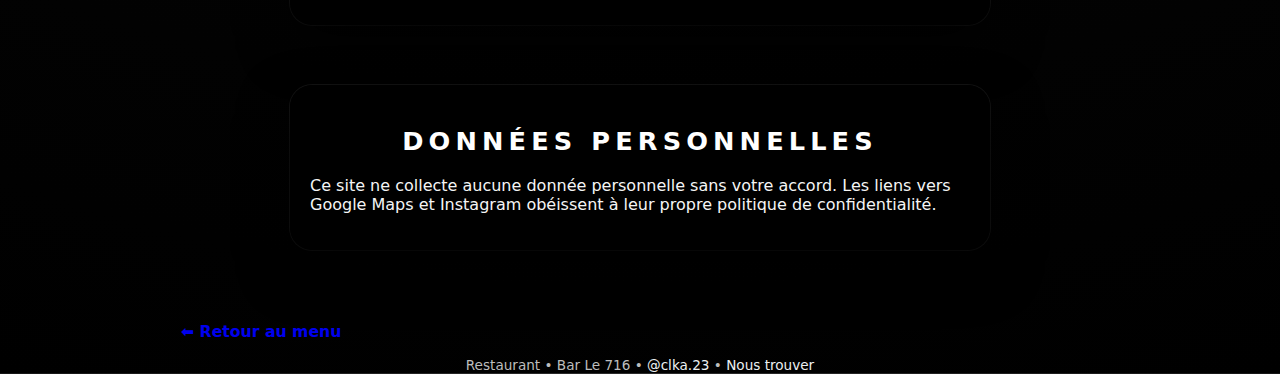
<file: mentions-legales.html>
<!DOCTYPE html>
<html lang="fr">
<head>
  <meta charset="UTF-8">
  <meta name="viewport" content="width=device-width, initial-scale=1.0">
  <title>Mentions légales – Restaurant Le 716</title>
  <meta name="robots" content="noindex, follow">
  <meta name="color-scheme" content="dark light">
  <link rel="stylesheet" href="style.css">
</head>
<body>
    <body>
  <!-- Bouton FR/EN -->
  <div class="lang-switch">
    <a href="mentions-legales-en.html">EN/FR</a>
  </div>

  <div class="container">
    <h1>Mentions légales</h1>
    <p>
  Ces informations sont fournies en toute transparence, conformément à la réglementation française
  (loi n°2004-575 du 21 juin 2004 pour la confiance dans l'économie numérique).
</p>

<section class="menu-section">
  <h2>Éditeur du site</h2>
  <p>
    Ce site internet a été conçu, développé et mis en ligne par :<br><br>
    <strong>M. Celique</strong><br>
    <em>Concepteur, responsable technique et de la publication</em><br>
    Contact direct : <a href="mailto:contact@celique.ovh">contact@celique.ovh</a><br><br>

    Les informations présentées (menus, tarifs, allergènes, actualités) sont fournies et validées par :<br>
    <strong>Restaurant – Bar Le 716</strong><br>
    25 allée Victor Hugo<br>
    83490 Le Muy – France
  </p>
</section>



<section class="menu-section">
  <h2>Hébergement</h2>
  <p>
    Ce site est hébergé par <strong>GitHub Pages</strong>, un service de déploiement web statique fourni par 
    <strong>GitHub, Inc. (filiale de Microsoft Corp.)</strong>, basé à San Francisco (États-Unis).<br><br>
    Ce choix technique a été réalisé par l’éditeur afin de garantir :<br>
    – une diffusion rapide et mondiale des contenus,<br>
    – une sécurité renforcée (HTTPS activé par défaut),<br>
    – et une disponibilité 24h/24 grâce aux infrastructures cloud de Microsoft.<br><br>
    <a href="https://pages.github.com/" target="_blank" rel="noopener noreferrer">En savoir plus sur GitHub Pages</a>
  </p>
</section>


    <section class="menu-section">
      <h2>Propriété intellectuelle</h2>
      <p>
        L’ensemble du contenu (textes, images, menus, logo) appartient au <strong>Restaurant Le 716</strong>.  
        Toute reproduction sans autorisation est interdite.
      </p>
    </section>

    <section class="menu-section">
      <h2>Allergènes</h2>
      <p>
        Un tableau détaillé des allergènes figure sur le site et au restaurant.  
        Malgré notre vigilance, des traces peuvent être présentes.  
        <strong>En cas d’allergie sévère, n’hésitez pas à demander conseil à notre équipe.</strong>
      </p>
    </section>

    <section class="menu-section">
      <h2>Responsabilité</h2>
      <p>
        Nous faisons notre maximum pour assurer l’exactitude des informations (prix, cartes, allergènes).  
        Toutefois, certaines données peuvent évoluer sans préavis.  
        Ces informations ont une valeur indicative : en cas de doute, merci de demander confirmation directement au restaurant.
      </p>
    </section>

    <section class="menu-section">
      <h2>Données personnelles</h2>
      <p>
        Ce site ne collecte aucune donnée personnelle sans votre accord.  
        Les liens vers Google Maps et Instagram obéissent à leur propre politique de confidentialité.
      </p>
    </section>

    <a class="btn" href="index.html">⬅ Retour au menu</a>
  </div>

<footer>
  Restaurant • Bar Le 716 •
  <a href="https://www.instagram.com/clka.23/" target="_blank" rel="noopener noreferrer">@clka.23</a> •
  <a href="https://maps.app.goo.gl/JC6rrwSnuoqnoLat5" target="_blank" rel="noopener noreferrer">Nous trouver</a>
</footer>

</body>
</html>
</file>
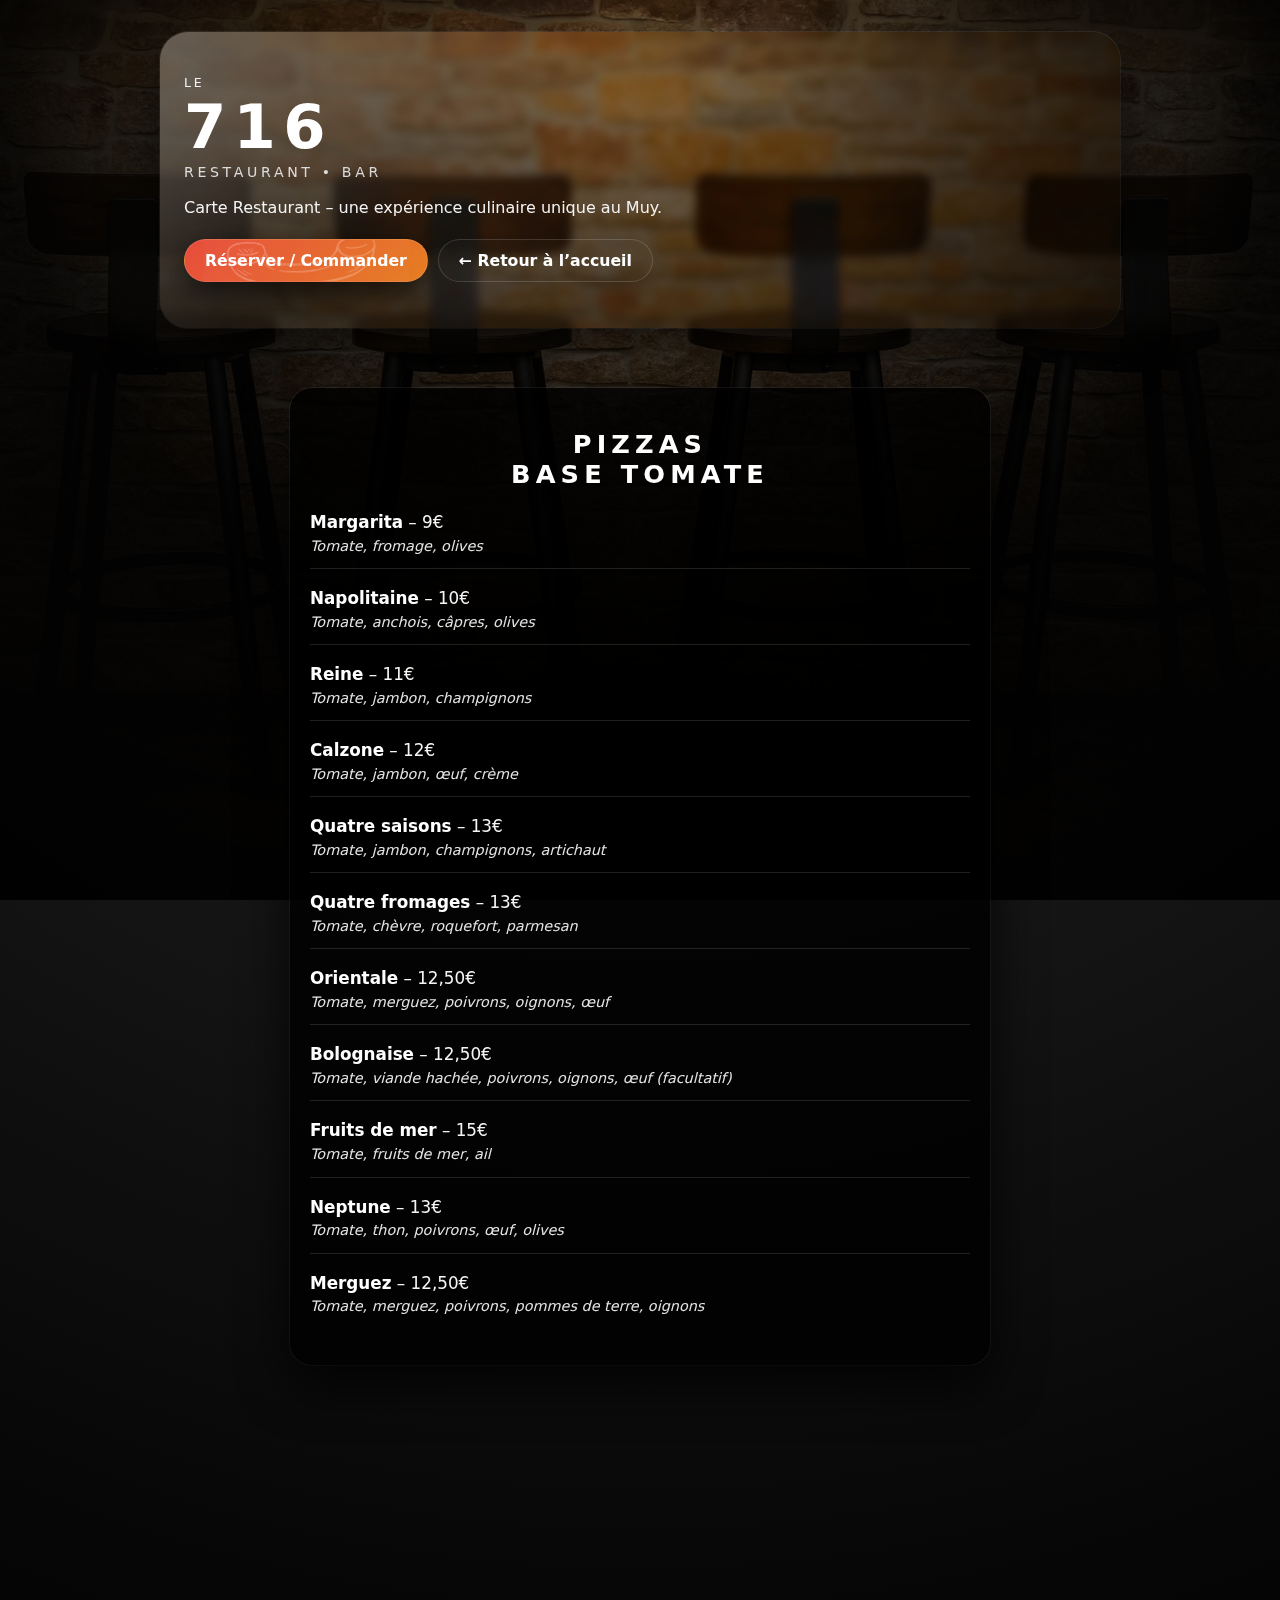
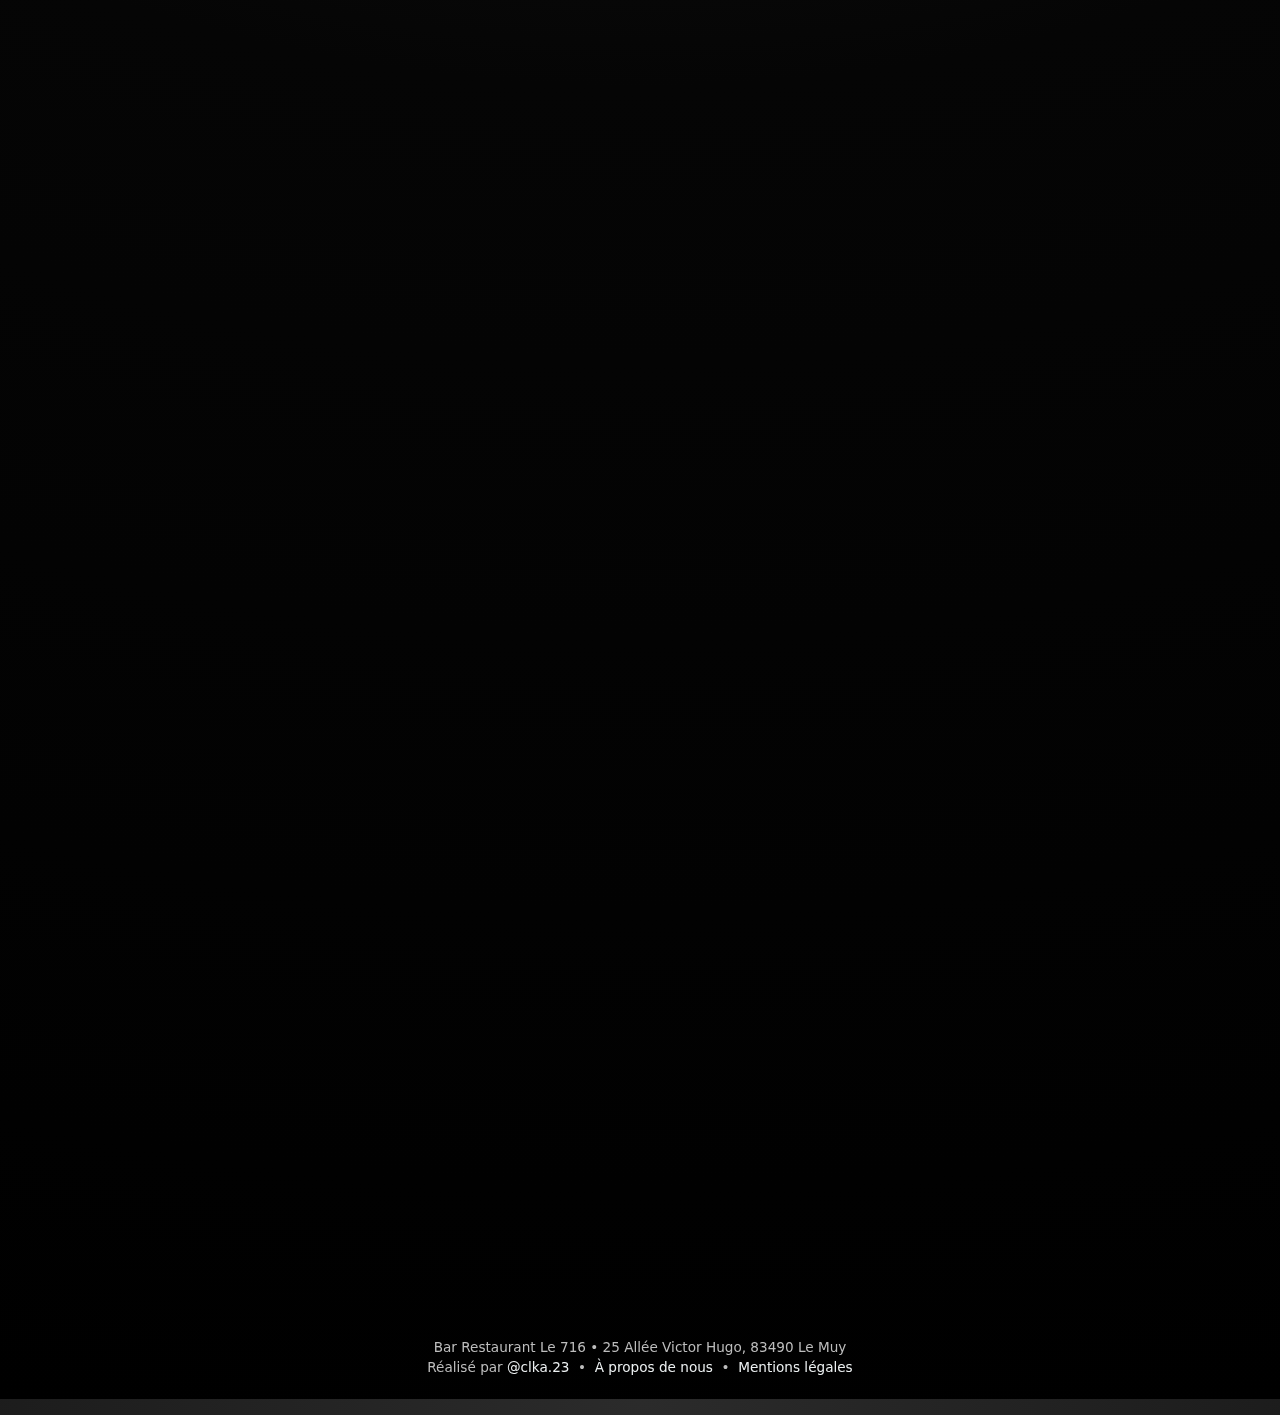
<file: pizzas.html>
<!DOCTYPE html>
<html lang="fr">
<head>
  <meta charset="UTF-8">
  <meta name="viewport" content="width=device-width, initial-scale=1.0">

  <!-- SEO PRINCIPAL -->
  <title>Carte Pizzas Le 716 Le Muy</title>

  <meta name="description" content="Découvrez la carte des pizzas du 716 au Muy : pizzas base tomate, pizzas base crème et pizza dessert Nutella-banane. Sur place ou à emporter.">

  <!-- OPEN GRAPH (aperçus réseaux) -->
  <meta property="og:title" content="Carte Pizzas Le 716 au Muy">
  <meta property="og:description" content="Pizzas base tomate, pizzas base crème et pizza dessert. Consultez la carte des pizzas du Restaurant Le 716 au Muy.">
  <meta property="og:type" content="article">
  <meta property="og:locale" content="fr_FR">
  <meta property="og:url" content="https://leseptcentseize.github.io/le716/pizzas.html">

  <!-- SEO TECHNIQUE -->
  <meta name="robots" content="index, follow">
  <meta name="referrer" content="strict-origin-when-cross-origin">
  <meta name="color-scheme" content="dark light">

  <!-- CANONICAL -->
  <link rel="canonical" href="https://leseptcentseize.github.io/le716/pizzas.html">

  <!-- CSP light (souple mais pro) -->
  <meta http-equiv="Content-Security-Policy"
        content="default-src 'self' https:;
                 style-src 'self' 'unsafe-inline' https:;
                 script-src 'self' 'unsafe-inline' https:;
                 img-src 'self' https: data:;
                 frame-src https://www.google.com https://*.youtube.com;
                 object-src 'none';
                 base-uri 'self';
                 upgrade-insecure-requests">

  <link rel="stylesheet" href="style.css">

  <!-- AOS (Animate On Scroll) -->
  <link rel="stylesheet" href="https://cdn.jsdelivr.net/npm/aos@2.3.4/dist/aos.css">
  <script src="https://cdn.jsdelivr.net/npm/aos@2.3.4/dist/aos.js"></script>
  <script>
    document.addEventListener("DOMContentLoaded", () => {
      AOS.init({
        duration: 800,   // durée de l'anim
        once: true       // ne joue qu'une fois
      });
    });
  </script>
</head>

<body>
<!-- Fond image + dégradé sombre -->
<div class="hero-bg"></div>

<div class="page-wrap">
  <main class="container">
    <!-- Bloc héro premium -->
    <header class="hero" data-aos="fade-up">
      <div class="hero-main">
        <div class="hero-logo-block">
          <span class="hero-le">Le</span>
          <span class="hero-716">716</span>
          <span class="hero-tagline">RESTAURANT • BAR</span>
        </div>

        <p class="hero-sub">
          Carte Restaurant – une expérience culinaire unique au Muy.
        </p>

        <div class="hero-cta">
          <a href="tel:+33611947923"
             class="btn btn-primary btn-call"
             aria-label="Appeler le restaurant Le 716">
            Réserver / Commander
          </a>

          <a href="index.html"
             class="btn btn-ghost btn-back">
            ← Retour à l’accueil
          </a>
        </div>
      </div>
    </header>


    <!-- SECTION MENU -->
    <main>
      <!-- PIZZAS BASE TOMATE -->
      <section id="pizzas-base-tomate" class="menu-section" data-aos="fade-up">
        <h2>Pizzas<br>Base Tomate</h2>
        <ul>
          <li>
            <strong>Margarita</strong> – 9€<br>
            <em class="fr">Tomate, fromage, olives</em>
          </li>
          <li>
            <strong>Napolitaine</strong> – 10€<br>
            <em class="fr">Tomate, anchois, câpres, olives</em>
          </li>
          <li>
            <strong>Reine</strong> – 11€<br>
            <em class="fr">Tomate, jambon, champignons</em>
          </li>
          <li>
            <strong>Calzone</strong> – 12€<br>
            <em class="fr">Tomate, jambon, œuf, crème</em>
          </li>
          <li>
            <strong>Quatre saisons</strong> – 13€<br>
            <em class="fr">Tomate, jambon, champignons, artichaut</em>
          </li>
          <li>
            <strong>Quatre fromages</strong> – 13€<br>
            <em class="fr">Tomate, chèvre, roquefort, parmesan</em>
          </li>
          <li>
            <strong>Orientale</strong> – 12,50€<br>
            <em class="fr">Tomate, merguez, poivrons, oignons, œuf</em>
          </li>
          <li>
            <strong>Bolognaise</strong> – 12,50€<br>
            <em class="fr">Tomate, viande hachée, poivrons, oignons, œuf (facultatif)</em>
          </li>
          <li>
            <strong>Fruits de mer</strong> – 15€<br>
            <em class="fr">Tomate, fruits de mer, ail</em>
          </li>
          <li>
            <strong>Neptune</strong> – 13€<br>
            <em class="fr">Tomate, thon, poivrons, œuf, olives</em>
          </li>
          <li>
            <strong>Merguez</strong> – 12,50€<br>
            <em class="fr">Tomate, merguez, poivrons, pommes de terre, oignons</em>
          </li>
        </ul>
      </section>

      <!-- PIZZAS BASE BLANCHE -->
      <section id="pizzas-base-blanche" class="menu-section" data-aos="fade-up">
        <h2>Pizzas<br>Base Blanche (Crème)</h2>
        <ul>
          <li>
            <strong>Remini</strong> – 13,50€<br>
            <em class="fr">Crème, poulet, pommes de terre, champignons</em>
          </li>
          <li>
            <strong>Saumon</strong> – 15€<br>
            <em class="fr">Crème, saumon</em>
          </li>
          <li>
            <strong>Paysanne</strong> – 12€<br>
            <em class="fr">Crème, lardons, oignons</em>
          </li>
          <li>
            <strong>Chèvre-miel</strong> – 13€<br>
            <em class="fr">Crème, chèvre, miel, parmesan</em>
          </li>
          <li>
            <strong>Fromagère</strong> – 12,50€<br>
            <em class="fr">Crème, quatre fromages</em>
          </li>
          <li>
            <strong>Savoyarde</strong> – 13€<br>
            <em class="fr">Crème, lardons, pommes de terre, fromage à raclette</em>
          </li>
        </ul>
      </section>

      <!-- PIZZA DESSERT & SUPPLÉMENTS -->
      <section id="pizzas-desserts" class="menu-section" data-aos="fade-up">
        <h2>Pizza Dessert &<br>Suppléments</h2>
        <ul>
          <li>
            <strong>Nutella</strong> – 6€<br>
            <em class="fr">Nutella</em>
          </li>
          <li>
            <strong>Nutella-Banane</strong> – 6,50€<br>
            <em class="fr">Nutella, banane</em>
          </li>
          <li>
            <strong>Supplément ingrédient</strong> – 1€<br>
            <em class="fr">Par ingrédient supplémentaire</em>
          </li>
        </ul>
      </section>

      <!-- BOUTONS MAP / ADRESSE -->
      <div class="location-cta" data-aos="fade-up">
        <a class="btn btn-ghost"
           href="https://maps.app.goo.gl/JC6rrwSnuoqnoLat5"
           target="_blank" rel="noopener noreferrer"
           aria-label="Ouvrir l’itinéraire vers Le 716 dans Google Maps">
          📍 Voir sur Google Maps
        </a>
        <p class="address-line">
          25 Allée Victor Hugo &bull; 83490 Le Muy
        </p>
      </div>

      <!-- MAP -->
      <div class="map-container" aria-label="Carte Google Maps intégrée" data-aos="fade-up">
        <iframe
          title="Carte Google Maps : Bar Restaurant Le 716"
          src="https://www.google.com/maps/embed?pb=!1m18!1m12!1m3!1d5790.829205617517!2d6.565276313040976!3d43.47281727099083!2m3!1f0!2f0!3f0!3m2!1i1024!2i768!4f13.1!3m3!1m2!1s0x12ceaf8df92cc18d%3A0x8b398e9b0c891d89!2sBar%20Restaurant%20LE%20716!5e0!3m2!1sfr!2sfr!4v1756230283010!5m2!1sfr!2sfr"
          loading="lazy"
          referrerpolicy="strict-origin-when-cross-origin"
          allowfullscreen>
        </iframe>
      </div>
    </main>

    <footer>
      <p class="footer-top">
        Bar Restaurant Le 716 &bull; 25 Allée Victor Hugo, 83490 Le Muy
      </p>
      <p class="footer-links">
        Réalisé par
        <a href="https://www.instagram.com/clka.23/" target="_blank" rel="noopener noreferrer">@clka.23</a>
        &nbsp;•&nbsp;
        <a href="aboutus.html">À propos de nous</a>
        &nbsp;•&nbsp;
        <a href="mentions-legales.html">Mentions légales</a>
      </p>
    </footer>
  </div>

  <noscript>
    <p style="opacity:.8; text-align:center; padding:1rem 0;">
      JavaScript est désactivé. La carte reste visible ; utilisez le bouton « Voir sur Google Maps » si besoin.
    </p>
  </noscript>

</body>
</html>
</file>
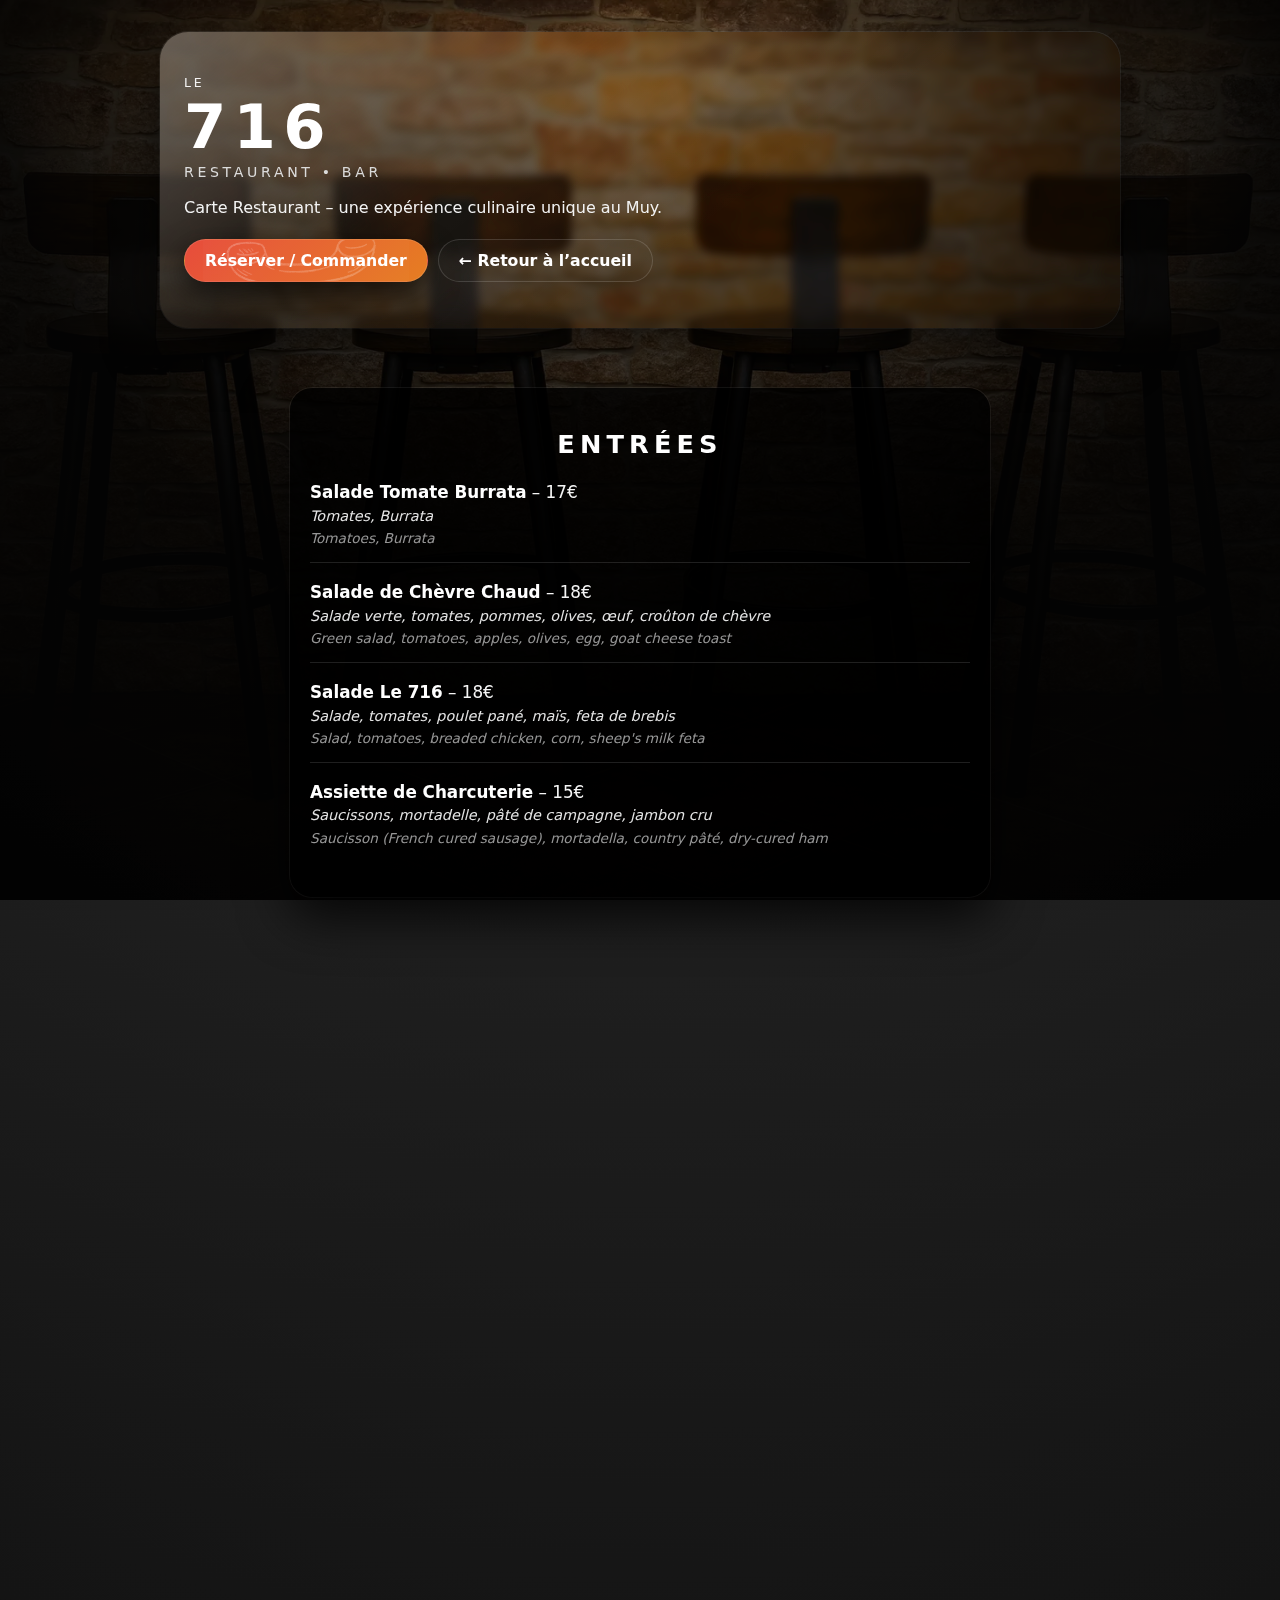
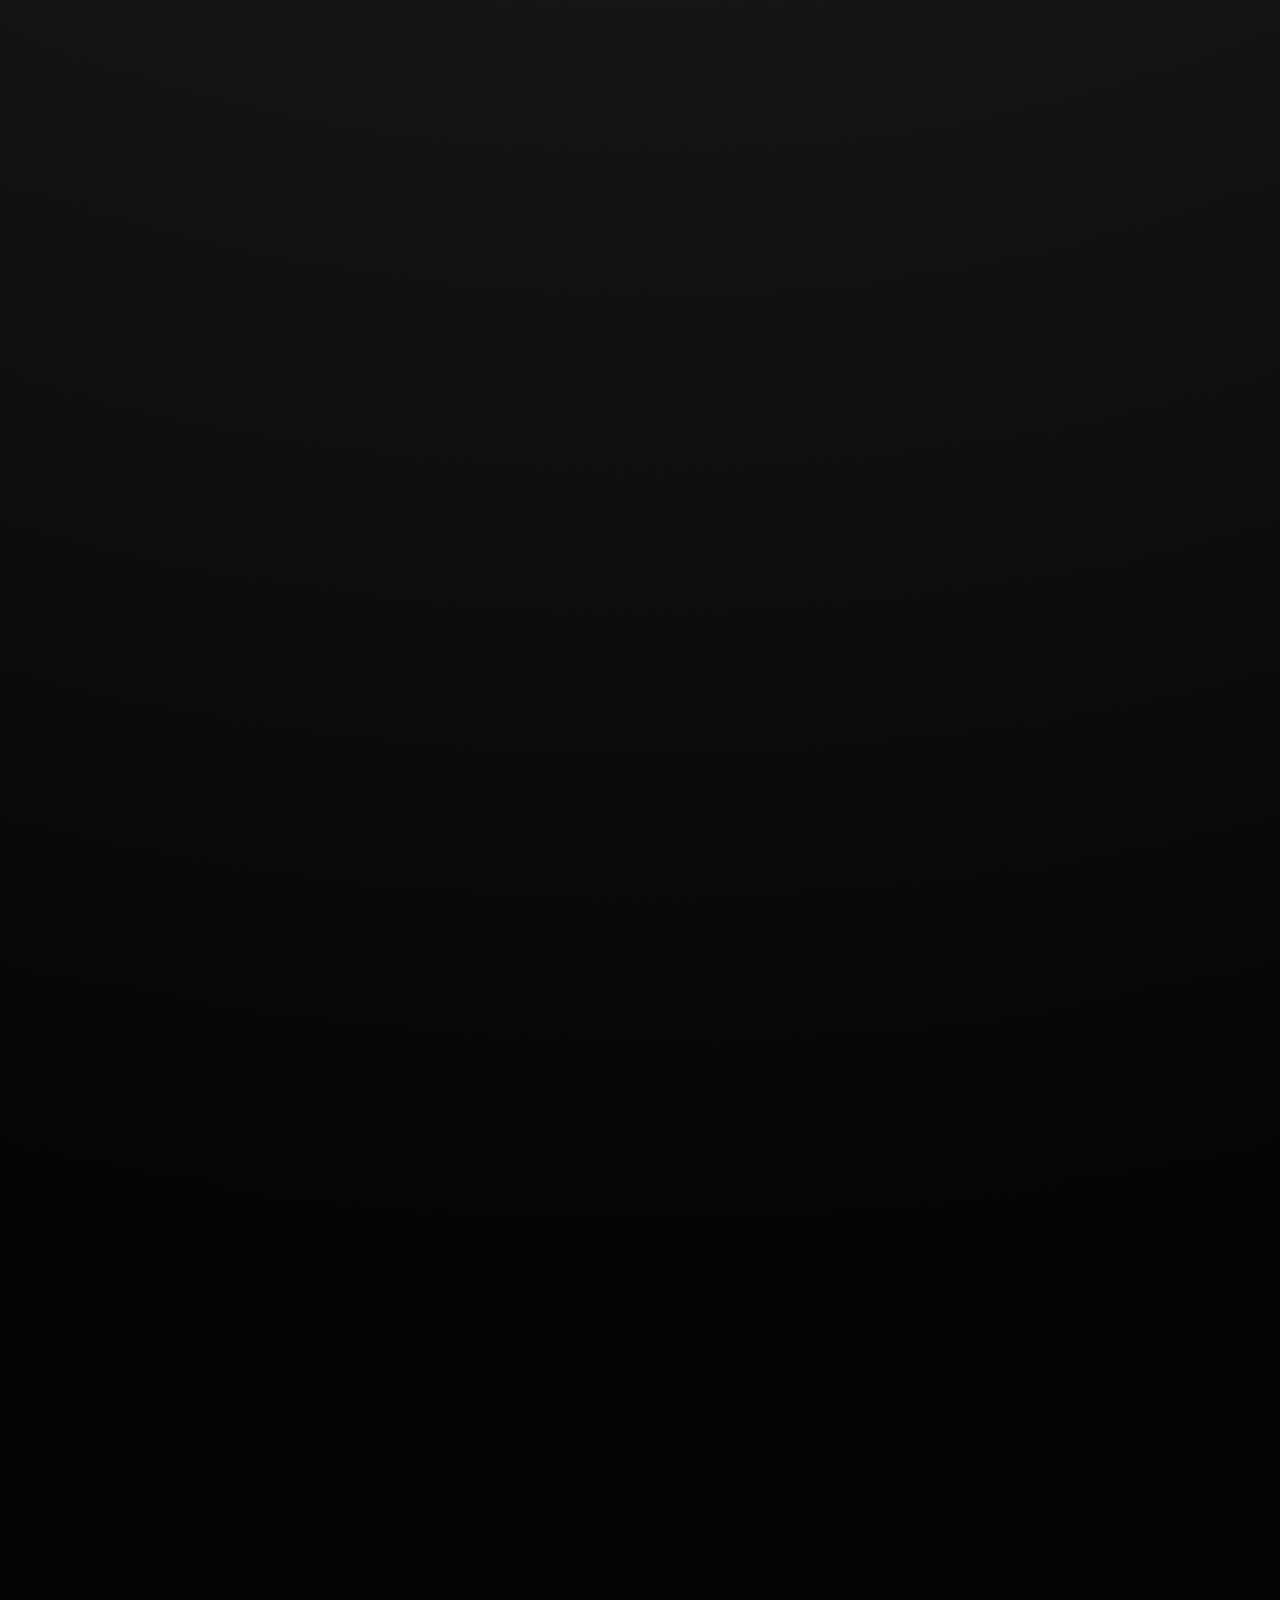
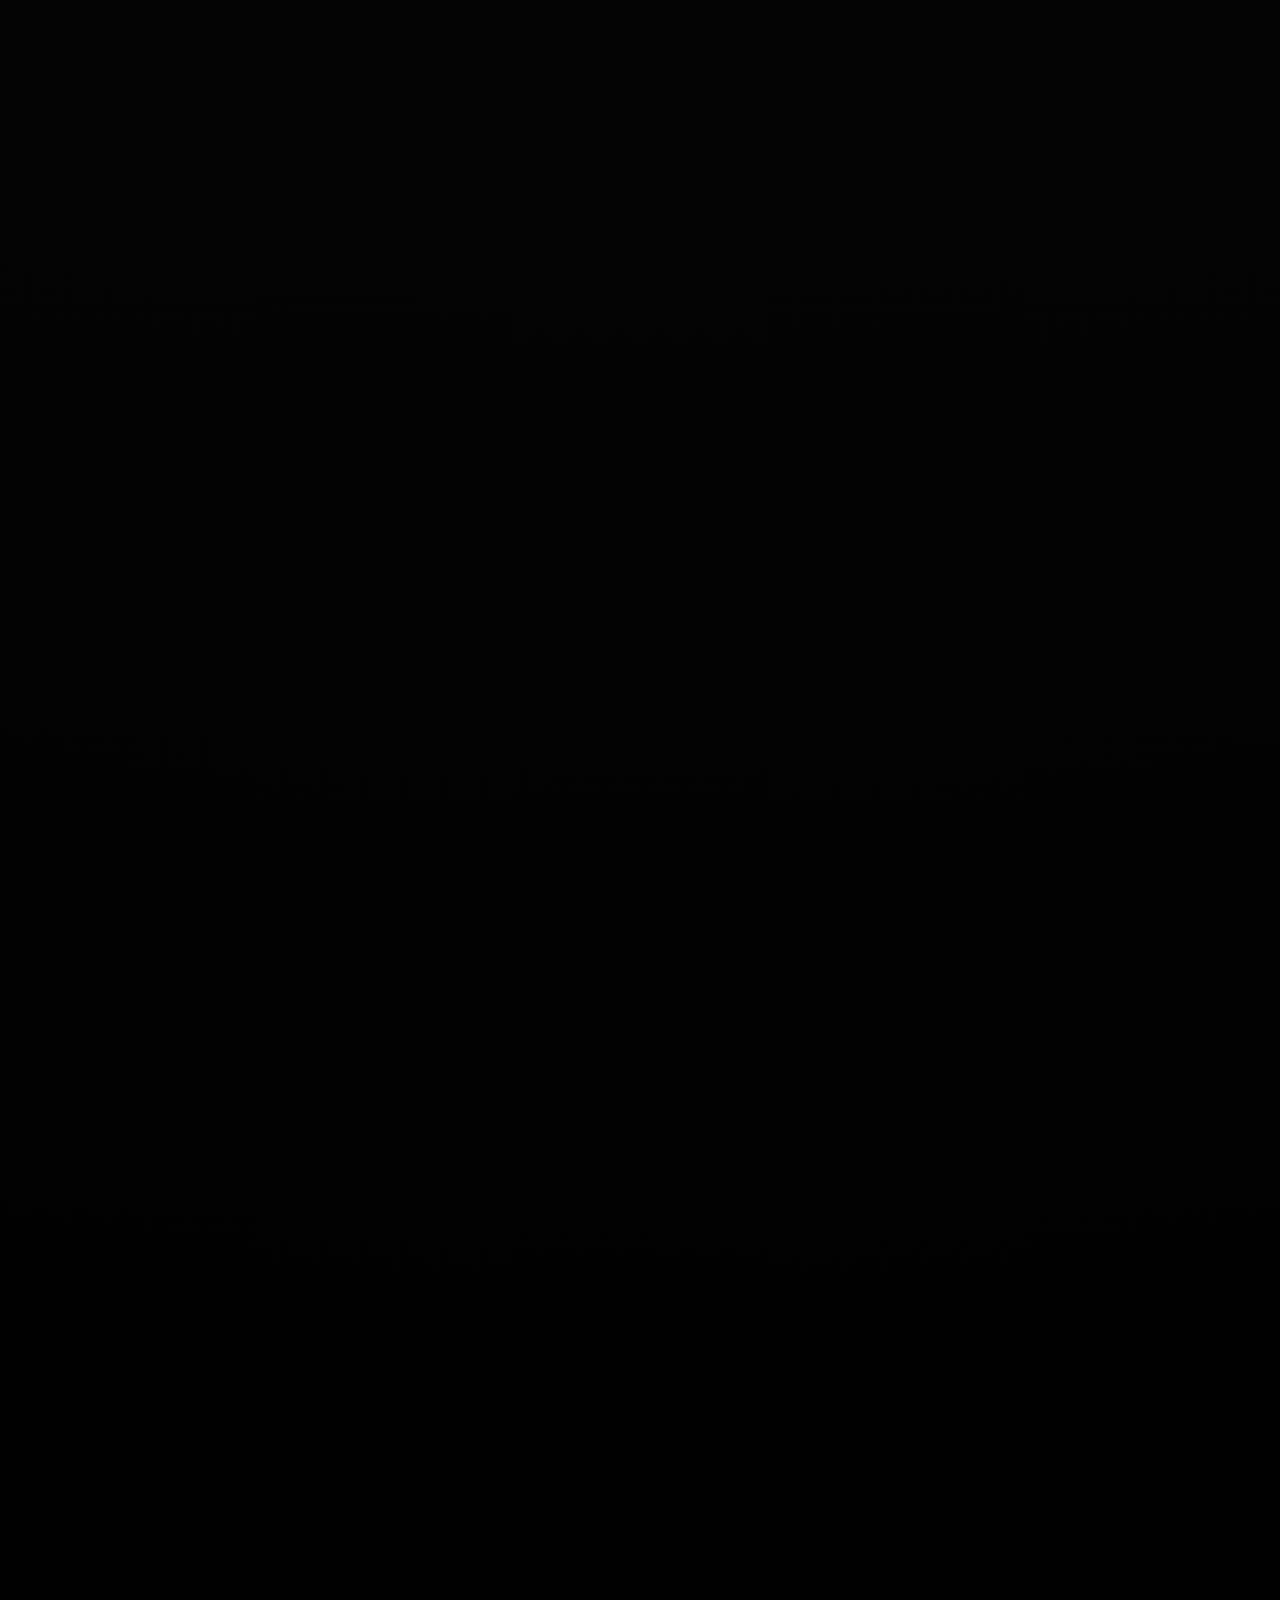
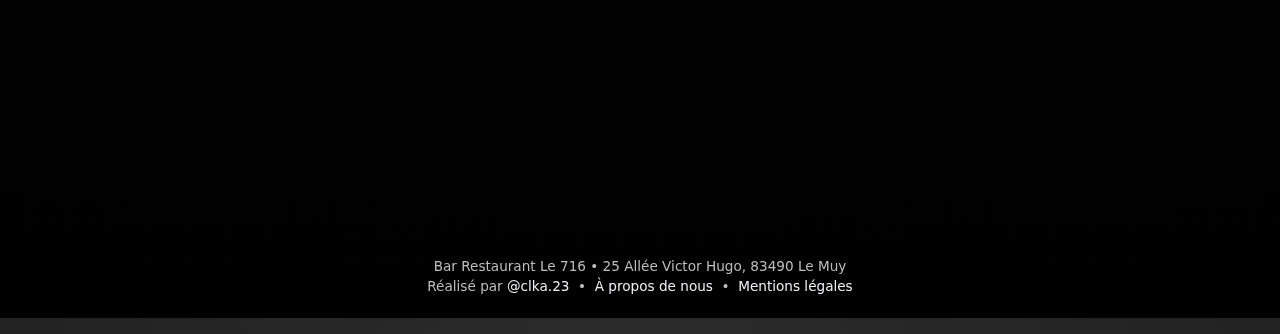
<file: restaurant.html>
<!DOCTYPE html>
<html lang="fr">
<head>
  <meta charset="UTF-8">
  <meta name="viewport" content="width=device-width, initial-scale=1.0">

  <!-- SEO PRINCIPAL -->
  <title>Carte Restaurant Le 716 au Muy | Entrées, Plats & Desserts</title>

  <meta name="description" content="Découvrez la carte restaurant du 716 au Muy : entrées, plats, pâtes, desserts, menu enfant et vins. Cuisine maison dans un cadre convivial.">

  <!-- OPEN GRAPH (aperçus réseaux) -->
  <meta property="og:title" content="Carte Restaurant Le 716 au Muy">
  <meta property="og:description" content="Entrées, plats, pâtes, desserts et vins. Découvrez la cuisine maison du Restaurant Le 716 au Muy.">
  <meta property="og:type" content="article">
  <meta property="og:locale" content="fr_FR">
  <meta property="og:url" content="https://leseptcentseize.github.io/le716/restaurant.html">

  <!-- SEO TECHNIQUE -->
  <meta name="robots" content="index, follow">
  <meta name="referrer" content="strict-origin-when-cross-origin">
  <meta name="color-scheme" content="dark light">

  <!-- CANONICAL (IMPORTANT POUR GOOGLE) -->
  <link rel="canonical" href="https://leseptcentseize.github.io/le716/restaurant.html">

  <!-- CSP light (souple mais pro) -->
  <meta http-equiv="Content-Security-Policy"
        content="default-src 'self' https:;
                 style-src 'self' 'unsafe-inline' https:;
                 script-src 'self' 'unsafe-inline' https:;
                 img-src 'self' https: data:;
                 frame-src https://www.google.com https://*.youtube.com;
                 object-src 'none';
                 base-uri 'self';
                 upgrade-insecure-requests">

  <!-- CSS -->
  <link rel="stylesheet" href="style.css">

  <!-- AOS -->
  <link rel="stylesheet" href="https://cdn.jsdelivr.net/npm/aos@2.3.4/dist/aos.css">
  <script src="https://cdn.jsdelivr.net/npm/aos@2.3.4/dist/aos.js"></script>
  <script>
    document.addEventListener("DOMContentLoaded", () => {
      AOS.init({
        duration: 800,
        once: true
      });
    });
  </script>
</head>
<body>

  <!-- Fond image + dégradé sombre -->
<div class="hero-bg"></div>

<div class="page-wrap">
  <main class="container">
    <!-- Bloc héro premium -->
    <header class="hero" data-aos="fade-up">
      <div class="hero-main">
        <div class="hero-logo-block">
          <span class="hero-le">Le</span>
          <span class="hero-716">716</span>
          <span class="hero-tagline">RESTAURANT • BAR</span>
        </div>

        <p class="hero-sub">
          Carte Restaurant – une expérience culinaire unique au Muy.
        </p>

        <div class="hero-cta">
          <a href="tel:+33611947923"
             class="btn btn-primary btn-call"
             aria-label="Appeler le restaurant Le 716">
            Réserver / Commander
          </a>

          <a href="index.html"
             class="btn btn-ghost btn-back">
            ← Retour à l’accueil
          </a>
        </div>
      </div>
    </header>

    <!-- SECTION MENU -->
    <main>
      <!-- ENTRÉES -->
      <section id="entrees" class="menu-section" data-aos="fade-up">
        <h2>Entrées</h2>
        <ul>
          <li>
            <strong>Salade Tomate Burrata</strong> – 17€<br>
            <em class="fr">Tomates, Burrata</em>
            <em class="en">Tomatoes, Burrata</em>
          </li>
          <li>
            <strong>Salade de Chèvre Chaud</strong> – 18€<br>
            <em class="fr">Salade verte, tomates, pommes, olives, œuf, croûton de chèvre</em>
            <em class="en">Green salad, tomatoes, apples, olives, egg, goat cheese toast</em>
          </li>
          <li>
            <strong>Salade Le 716</strong> – 18€<br>
            <em class="fr">Salade, tomates, poulet pané, maïs, feta de brebis</em>
            <em class="en">Salad, tomatoes, breaded chicken, corn, sheep's milk feta</em>
          </li>
          <li>
            <strong>Assiette de Charcuterie</strong> – 15€<br>
            <em class="fr">Saucissons, mortadelle, pâté de campagne, jambon cru</em>
            <em class="en">Saucisson (French cured sausage), mortadella, country pâté, dry-cured ham</em>
          </li>
        </ul>
      </section>

      <!-- PLATS -->
      <section id="plats" class="menu-section" data-aos="fade-up">
        <h2>Plats</h2>
        <ul>
          <li>
            <strong>Entrecôte de Bœuf 180 g</strong> – 22€<br>
            <em class="en">Beef entrecôte 180 g</em>
          </li>
          <li>
            <strong>Escalope Milanaise Poulet</strong> – 18€<br>
            <em class="en">Chicken Milanese escalope</em>
          </li>
          <li>
            <strong>Escalope de Poulet Forestière</strong> – 18€<br>
            <em class="en">Chicken escalope with mushroom sauce</em>
          </li>
          <li>
            <strong>Pavé de Saumon</strong> – 20€<br>
            <em class="en">Salmon fillet</em>
          </li>
          <li>
            <strong>Tartare de Bœuf</strong> – 19€<br>
            <em class="fr">Bœuf haché, cornichons, câpres, oignons, moutarde, tabasco</em>
            <em class="en">Ground beef, pickles, capers, onions, mustard, Tabasco</em>
          </li>
        </ul>

        <h3>Accompagnements</h3>
        <ul>
          <li>
            <em class="fr">Frites, pâtes, tomates provençale, ratatouille, riz</em>
            <em class="en">French fries, pasta, Provençal tomatoes, ratatouille, rice</em>
          </li>
        </ul>

        <h3>Sauces</h3>
        <ul>
          <li>
            <em class="fr">Forestière, poivre, roquefort</em>
            <em class="en">Mushroom sauce, pepper, Roquefort cheese</em>
          </li>
        </ul>
      </section>

      <!-- PÂTES -->
      <section id="pates" class="menu-section" data-aos="fade-up">
        <h2>Pâtes</h2>
        <ul>
          <li>
            <strong>Pâtes Carbonara</strong> – 15€<br>
            <em class="fr">Pâtes, lardons, crème fraîche, oignons</em>
            <em class="en">Pasta, bacon, cream, onions</em>
          </li>
          <li>
            <strong>Pâtes au Saumon</strong> – 17€<br>
            <em class="fr">Pâtes, saumon fumé, crème fraîche, oignons</em>
            <em class="en">Pasta, smoked salmon, cream, onions</em>
          </li>
          <li>
            <strong>Pâtes au Roquefort</strong> – 17€<br>
            <em class="fr">Pâtes, sauce roquefort</em>
            <em class="en">Pasta, Roquefort sauce</em>
          </li>
          <li>
            <strong>Pâtes Forestière</strong> – 16€<br>
            <em class="fr">Pâtes, sauce champignon</em>
            <em class="en">Pasta, mushroom sauce</em>
          </li>
        </ul>
      </section>

      <!-- MENU ENFANT -->
      <section id="menu-enfant" class="menu-section" data-aos="fade-up">
        <h2>Menu Enfant<br>(-12 ans)</h2>
        <ul>
          <li>
            <strong>Menu Enfant avec boisson</strong> – 10€<br>
            <em class="fr">Steak haché ou nuggets<br>(accompagnement aux choix)</em>
            <em class="en">Ground beef patty or nuggets (choice of side)</em>
          </li>
        </ul>
      </section>

      <!-- VINS – EAU -->
      <section id="vins-eau" class="menu-section" data-aos="fade-up">
        <h2>Vins – Eau</h2>
        <ul>
          <!-- Verres / Piscine -->
          <li>
            <strong>Verre de Vin (Côtes de Provence)</strong> 3€<br>
            <em class="en">Glass of wine (Côtes de Provence)</em>
          </li>
          <li>
            <strong>Piscine de Vin (Côtes de Provence)</strong> 6€<br>
            <em class="en">“Wine piscine” (Côtes de Provence, wine served on ice)</em>
          </li>

          <!-- Carafes / Pichets -->
          <li>
            <strong>Côtes de Provence 50 cl</strong> 13€<br>
            <em class="en">Côtes de Provence 50 cl</em>
          </li>
          <li>
            <strong>Côtes de Provence 25 cl</strong> 6,50€<br>
            <em class="en">Côtes de Provence 25 cl</em>
          </li>

          <!-- Bouteilles -->
          <li>
            <strong>Domaine de la Maurette (Rouge · Rosé · Blanc)<br>Bouteille 75 cl</strong> 24€<br>
            <em class="en">Domaine de la Maurette (Red · Rosé · White)<br>75 cl bottle</em>
          </li>
          <li>
            <strong>Château du Rouet (TERES) (Rouge · Rosé · Blanc)<br>Bouteille 75 cl</strong> 23€<br>
            <em class="en">Château du Rouet (TERES) (Red · Rosé · White)<br>75 cl bottle</em>
          </li>

          <!-- Eaux -->
          <li>
            <strong>Vittel 1 L (bouteille)</strong> 10€<br>
            <em class="en">Vittel 1 L (bottle)</em>
          </li>
          <li>
            <strong>Vittel 0,5 L (bouteille)</strong> 5€<br>
            <em class="en">Vittel 0.5 L (bottle)</em>
          </li>
          <li>
            <strong>Sanpellegrino 1 L (bouteille)</strong> 10€<br>
            <em class="en">Sanpellegrino 1 L (bottle)</em>
          </li>
          <li>
            <strong>Sanpellegrino 0,5 L (bouteille)</strong> 5€<br>
            <em class="en">Sanpellegrino 0.5 L (bottle)</em>
          </li>
        </ul>
      </section>

      <!-- DESSERTS -->
      <section id="desserts" class="menu-section" data-aos="fade-up">
        <h2>Desserts</h2>
        <ul>
          <!-- Glaces & Sorbets -->
          <li>
            <strong>Crèmes glacées – Sorbets</strong><br>
            <em class="fr">Parfums : Vanille, Chocolat, Pistache, Fraise, Café, Citron vert</em>
            <em class="en">Flavors: Vanilla, Chocolate, Pistachio, Strawberry, Coffee, Lime</em>
            <em class="fr">1 boule : 3€<br>2 boules : 5€<br>3 boules : 7€<br>Supplément chantilly : 1€</em>
            <em class="en">1 scoop: €3<br>2 scoops: €5<br>3 scoops: €7<br>Extra whipped cream: €1</em>
          </li>

          <!-- Coupes (10€) -->
          <li>
            <strong>Café liégeois</strong> – 10€<br>
            <em class="fr">2 boules de glace café, 1 boule vanille, coulis café, chantilly</em>
            <em class="en">2 scoops coffee ice cream, 1 scoop vanilla, coffee sauce, whipped cream</em>
          </li>
          <li>
            <strong>Chocolat liégeois</strong> – 10€<br>
            <em class="fr">2 boules de glace chocolat, 1 boule vanille, coulis chocolat, chantilly</em>
            <em class="en">2 scoops chocolate ice cream, 1 scoop vanilla, chocolate sauce, whipped cream</em>
          </li>
          <li>
            <strong>Dame Blanche</strong> – 10€<br>
            <em class="fr">3 boules de glace vanille, coulis chocolat, chantilly</em>
            <em class="en">3 scoops vanilla ice cream, chocolate sauce, whipped cream</em>
          </li>
          <li>
            <strong>Colonel</strong> – 10€<br>
            <em class="fr">2 boules sorbet citron, vodka</em>
            <em class="en">2 scoops lemon sorbet, vodka</em>
          </li>
        </ul>
      </section>

<!-- ALLERGÈNES -->
      <div class="location-cta" data-aos="fade-up">
        <a class="btn btn-ghost"
           href="allergenes.html"
   aria-label="Voir les allergènes"
   data-aos="fade-up">
  Allergènes
        </a>
      </div>


      <!-- BOUTONS MAP / ADRESSE -->
      <div class="location-cta" data-aos="fade-up">
        <a class="btn btn-ghost"
           href="https://maps.app.goo.gl/JC6rrwSnuoqnoLat5"
           target="_blank" rel="noopener noreferrer"
           aria-label="Ouvrir l’itinéraire vers Le 716 dans Google Maps">
          📍 Voir sur Google Maps
        </a>
        <p class="address-line">
          25 Allée Victor Hugo &bull; 83490 Le Muy
        </p>
      </div>

      <!-- MAP -->
      <div class="map-container" aria-label="Carte Google Maps intégrée" data-aos="fade-up">
        <iframe
          title="Carte Google Maps : Bar Restaurant Le 716"
          src="https://www.google.com/maps/embed?pb=!1m18!1m12!1m3!1d5790.829205617517!2d6.565276313040976!3d43.47281727099083!2m3!1f0!2f0!3f0!3m2!1i1024!2i768!4f13.1!3m3!1m2!1s0x12ceaf8df92cc18d%3A0x8b398e9b0c891d89!2sBar%20Restaurant%20LE%20716!5e0!3m2!1sfr!2sfr!4v1756230283010!5m2!1sfr!2sfr"
          loading="lazy"
          referrerpolicy="strict-origin-when-cross-origin"
          allowfullscreen>
        </iframe>
      </div>
    </main>

    <footer>
      <p class="footer-top">
        Bar Restaurant Le 716 &bull; 25 Allée Victor Hugo, 83490 Le Muy
      </p>
      <p class="footer-links">
        Réalisé par
        <a href="https://www.instagram.com/clka.23/" target="_blank" rel="noopener noreferrer">@clka.23</a>
        &nbsp;•&nbsp;
        <a href="aboutus.html">À propos de nous</a>
        &nbsp;•&nbsp;
        <a href="mentions-legales.html">Mentions légales</a>
      </p>
    </footer>
  </div>

  <noscript>
    <p style="opacity:.8; text-align:center; padding:1rem 0;">
      JavaScript est désactivé. La carte reste visible ; utilisez le bouton « Voir sur Google Maps » si besoin.
    </p>
  </noscript>

</body>
</html>
</file>
<file: style.css>
/* -------------------------------------------
   BASE
------------------------------------------- */
*,
*::before,
*::after {
  box-sizing: border-box;
}

body {
  margin: 0;
  min-height: 100vh;
  display: flex;
  flex-direction: column;
  align-items: center;
  background:
    radial-gradient(circle at top, #2b2b2b 0%, #050505 55%, #000 100%);
  font-family: system-ui, -apple-system, Segoe UI, Roboto, Tahoma, Arial, sans-serif;
  color: #f5f5f5;
  overflow-x: hidden;
}

/* AOS base */
[data-aos] {
  opacity: 0;
  transition-property: transform, opacity;
}

/* Conteneur général */
.page-wrap {
  position: relative;
  z-index: 1;
  width: 100%;
  max-width: 1100px;
  padding: 32px 20px 24px;
}

/* Contenu principal centré */
.container {
  max-width: 960px;
  width: 100%;
  margin: 0 auto;
  animation: fadeIn 1.2s ease-in-out;
}

/* -------------------------------------------
   INTRO CINÉMATIQUE PREMIUM
------------------------------------------- */

.intro-overlay {
  position: fixed;
  inset: 0;
  z-index: 9999;
  background: radial-gradient(circle at top, #222 0%, #000 60%);
  display: flex;
  justify-content: center;
  align-items: center;
  pointer-events: none;
  animation: introFade 0.7s ease-out 0.15s forwards;
}

.intro-inner {
  position: relative;
  text-align: center;
  padding: 36px 42px;
  border-radius: 28px;
  background: radial-gradient(circle at top, rgba(255,255,255,0.05), rgba(0,0,0,0.95));
  box-shadow:
    0 18px 60px rgba(0,0,0,0.85),
    0 0 0 1px rgba(255,255,255,0.06);
  overflow: hidden;
}

.intro-pizza-ring {
  position: absolute;
  inset: -40%;
  border-radius: 50%;
  background:
    conic-gradient(from 120deg,
      rgba(231,76,60,0.25),
      rgba(39,174,96,0.25),
      rgba(255,255,255,0.05),
      rgba(231,76,60,0.25));
  opacity: 0.35;
  filter: blur(4px);
  animation: ringSpin 7s linear infinite;
}

.intro-logo {
  position: relative;
  display: inline-flex;
  align-items: baseline;
  gap: 8px;
  font-weight: 600;
}

.intro-le {
  font-size: 1.3rem;
  letter-spacing: 0.15em;
  text-transform: uppercase;
  color: #f5f5f5;
}

.intro-716 {
  font-size: 3.4rem;
  letter-spacing: 0.04em;
  color: #ffffff;
}

.intro-tagline {
  position: relative;
  margin: 10px 0 0;
  font-size: 0.95rem;
  letter-spacing: 0.18em;
  text-transform: uppercase;
  color: #d4d4d4;
}

/* Intro animation */
@keyframes introFade {
  0%   { opacity: 1; transform: translateY(0); }
  70%  { opacity: 1; transform: translateY(0); }
  100% { opacity: 0; transform: translateY(-10px); visibility: hidden; }
}

@keyframes ringSpin {
  0%   { transform: rotate(0deg); }
  100% { transform: rotate(360deg); }
}

/* Réduction motion */
@media (prefers-reduced-motion: reduce) {
  .intro-overlay {
    animation-duration: 0.01ms;
    animation-iteration-count: 1;
  }
  .intro-pizza-ring {
    animation: none;
  }
}

/* -------------------------------------------
   HERO + FOND
------------------------------------------- */

/* Fond image 16/9 + dégradé sombre */
.hero-bg {
  position: fixed;
  inset: 0;
  z-index: 0;
  pointer-events: none;
  background:
    radial-gradient(circle at top, rgba(0,0,0,0.35) 0%, rgba(0,0,0,0.95) 60%, #000 100%),
    url("chaisesbar.webp") center top / cover no-repeat;
  opacity: 0.9;
}

/* MOBILE : garder l’image mais plus contenue */
@media (max-width: 768px) {
  .hero-bg {
    background:
      linear-gradient(to bottom,
        rgba(0,0,0,0.75) 0%,
        rgba(0,0,0,0.95) 45%,
        #000 100%),
      url("chaisesbar.webp") center top / contain no-repeat;
  }
}

/* Bloc hero */
.hero {
  position: relative; /* important pour le ::before */
  padding: 40px 24px 24px;
  border-radius: 28px;

  /* teinte sombre légèrement transparente */
  background: rgba(15, 15, 15, 0.1);

  /* verre dépoli */
  backdrop-filter: blur(5px) saturate(180%);
  -webkit-backdrop-filter: blur(0px) saturate(180%);

  box-shadow:
    0 18px 55px rgba(0, 0, 0, 0.75),
    0 0 0 1px rgba(255, 255, 255, 0.10);

  color: #f9f9f9;
}

/* reflet “verre” par-dessus */
.hero::before {
  content: "";
  position: absolute;
  inset: 0;
  border-radius: inherit;
  pointer-events: none;
  background: linear-gradient(
    145deg,
    rgba(255, 255, 255, 0.35) 0%,   /* gros highlight en haut/gauche */
    rgba(255, 255, 255, 0.05) 35%,
    rgba(255, 255, 255, 0.00) 60%
  );
  opacity: 0.9;
}


.hero-main {
  text-align: left;
}

.hero-logo-block {
  display: inline-flex;
  flex-direction: column;
  gap: 2px;
}

.hero-le {
  font-size: 0.78rem;
  letter-spacing: 0.22em;
  text-transform: uppercase;
  color: #f0f0f0;
}

.hero-716 {
  font-size: clamp(3.1rem, 5vw, 3.8rem);
  font-weight: 600;
  letter-spacing: 0.12em;
  color: #ffffff;
}

.hero-tagline {
  font-size: 0.88rem;
  letter-spacing: 0.26em;
  text-transform: uppercase;
  color: #d6d6d6;
}

.hero-sub {
  margin: 18px 0 22px;
  font-size: 1rem;
  max-width: 640px;
  color: #f2f2f2;
}

/* CTA */
.hero-cta {
  display: flex;
  flex-wrap: wrap;
  gap: 10px;
  margin-bottom: 22px;
}

/* Horaires */
.hero-hours {
  font-size: 0.9rem;
  line-height: 1.5;
  color: #dcdcdc;
  border-top: 1px solid rgba(255,255,255,0.08);
  padding-top: 16px;
}

.hero-hours strong {
  color: #ffffff;
  font-weight: 600;
}

.hero-delivery {
  margin-top: 6px;
  font-weight: 500;
  color: #f0f0f0;
}

/* -------------------------------------------
   BOUTONS GLOBAUX
------------------------------------------- */

.btn {
  display: inline-flex;
  align-items: center;
  justify-content: center;
  gap: 6px;
  padding: 11px 20px;
  border-radius: 999px;
  font-size: 0.98rem;
  font-weight: 600;
  text-decoration: none;
  border: 1px solid transparent;
  cursor: pointer;
  transition: transform 0.16s ease, box-shadow 0.16s ease, background 0.16s ease, border-color 0.16s ease;
  white-space: nowrap;

  position: relative;  /* pour le shimmer */
  overflow: hidden;    /* le shimmer reste dans le bouton */
}

/* Shimmer sur tous les boutons */
.btn::after {
  content: "";
  position: absolute;
  inset: -40%;
  background: linear-gradient(
    120deg,
    rgba(255, 255, 255, 0) 0%,
    rgba(255, 255, 255, 0.55) 45%,
    rgba(255, 255, 255, 0) 100%
  );
  transform: translateX(-120%);
  opacity: 0;
  pointer-events: none;
}

.btn:hover::after {
  opacity: 1;
  animation: btn-shimmer 0.6s ease-out;
}

@keyframes btn-shimmer {
  0% {
    transform: translateX(-120%);
  }
  100% {
    transform: translateX(120%);
  }
}

.btn-primary {
  background: linear-gradient(135deg, #e74c3c, #e67e22);
  border-color: rgba(255,255,255,0.12);
  color: #ffffff;
  box-shadow: 0 12px 30px rgba(0,0,0,0.65);
}

.btn-primary:hover {
  transform: translateY(-1px);
  box-shadow: 0 16px 40px rgba(0,0,0,0.8);
}

.btn-call::before {
  content: "";
  position: absolute;
  inset: 0;
  border-radius: inherit;

  background-image: url("telephone.webp");
  background-repeat: no-repeat;
  background-position: center;
  background-size: 85% auto;

  /* le fond noir disparaît, on ne garde que le blanc */
  mix-blend-mode: screen;

  opacity: 0.30;        /* tu peux laisser 0.30 ou remettre 0.35 */
  pointer-events: none;
}

.btn-outline {
  background: transparent;
  border-color: rgba(255,255,255,0.28);
  color: #f4f4f4;
}

.btn-outline:hover {
  background: rgba(255,255,255,0.03);
  transform: translateY(-1px);
}

.btn-ghost {
  background: rgba(255,255,255,0.02);
  border-color: rgba(255,255,255,0.14);
  color: #ffffff;
}

.btn-ghost:hover {
  background: rgba(255,255,255,0.06);
  transform: translateY(-1px);
}

.btn:focus-visible {
  outline: 2px solid #27ae60;
  outline-offset: 3px;
}

/* Bouton interne aux cartes */
.card-btn {
  align-self: center;
  margin-top: auto;
}

/* -------------------------------------------
   MENUS (cartes restaurant / pizzas)
------------------------------------------- */

.menu-choices {
  display: grid;
  grid-template-columns: 1fr;
  gap: 22px;
  margin: 34px auto 34px;
}

@media (min-width: 720px) {
  .menu-choices {
    grid-template-columns: repeat(2, minmax(0, 1fr));
  }
}

.menu-card {
  background: rgba(0, 0, 0, 0.52);
  backdrop-filter: blur(2px);
  -webkit-backdrop-filter: blur(14px);
  border-radius: 22px;
  border: 1px solid rgba(255,255,255,0.12);
  padding: 20px 18px 18px;
  text-align: center;
  box-shadow: 0 18px 40px rgba(0,0,0,0.65);
  display: flex;
  flex-direction: column;
  position: relative;
  overflow: hidden;
}

.card-full-link {
  position: absolute;
  inset: 0;         /* couvre toute la card */
  z-index: 5;       /* passe devant */
}

/* --- CARTE PIZZA AVEC IMAGE EN FOND ET RETRAIT 1PX --- */

.menu-card-pizza {
  position: relative;
  background: none; /* L’image sera dans ::after */
}

/* Image de fond (reculée de 1px pour ne pas toucher les bords) */
.menu-card-pizza::after {
  content: "";
  position: absolute;
  inset: 1px; /* 👈 retrait exact */
  background-image: url("pizza.webp");
  background-size: cover;
  background-position: center;
  background-repeat: no-repeat;
  border-radius: inherit; /* arrondi parfait */
  z-index: 1;
}

/* Voile + blur pour garder le texte lisible */
.menu-card-pizza::before {
  content: "";
  position: absolute;
  inset: 1px; /* même retrait pour s’aligner parfaitement */
  backdrop-filter: blur(2px);
  background: rgba(0, 0, 0, 0.52);
  border-radius: inherit;
  z-index: 2;
  pointer-events: none;
}

/* Texte et contenu au-dessus */
.menu-card-pizza > *:not(.card-full-link) {
  position: relative;
  z-index: 3;
}

/* --- CARTE RESTAURANT AVEC IMAGE EN FOND ET RETRAIT 1PX --- */

.menu-card-restaurant {
  position: relative;
  background: none; /* L’image sera dans ::after */
}

/* Image de fond (reculée de 1px pour ne pas toucher les bords) */
.menu-card-restaurant::after {
  content: "";
  position: absolute;
  inset: 1px; /* 👈 retrait exact */
  background-image: url("restaurant.webp");
  background-size: cover;
  background-position: center;
  background-repeat: no-repeat;
  border-radius: inherit; /* arrondi parfait */
  z-index: 1;
}

/* Voile + blur pour garder le texte lisible */
.menu-card-restaurant::before {
  content: "";
  position: absolute;
  inset: 1px; /* même retrait pour s’aligner parfaitement */
  backdrop-filter: blur(2px);
  background: rgba(0, 0, 0, 0.52);
  border-radius: inherit;
  z-index: 2;
  pointer-events: none;
}

/* Texte et contenu au-dessus */
.menu-card-restaurant > *:not(.card-full-link) {
  position: relative;
  z-index: 3;
}

/* Lien invisible (clique toute la carte) – laissé intact */
.card-full-link {
  position: absolute;
  inset: 0;
  z-index: 5;
}



.menu-card h2 {
  font-size: 1.3rem;
  margin: 2px 0 8px;
  text-transform: uppercase;
  letter-spacing: 0.16em;
  color: #ffffff;
}

.menu-card p {
  font-size: 0.95rem;
  opacity: 0.9;
  margin-bottom: 16px;
}

/* On garde cette classe pour cohérence globale */
.menu-card-index {
  /* Accent léger rouge/vert comme sur le flyer */
  box-shadow:
    0 0 0 1px rgba(255,255,255,0.06),
    0 14px 36px rgba(0,0,0,0.75);
}

/* -------------------------------------------
   LOCALISATION / MAP
------------------------------------------- */

.location-cta {
  text-align: center;
  margin-bottom: 18px;
}

.address-line {
  margin: 8px 0 0;
  font-size: 0.92rem;
  color: #e0e0e0;
}

.map-container {
  position: relative;
  width: 100%;
  max-width: 560px;
  margin: 0 auto 24px;
  border-radius: 18px;
  overflow: hidden;
  box-shadow:
    0 18px 50px rgba(0,0,0,0.9),
    0 0 0 1px rgba(255,255,255,0.08);
}

.map-container iframe {
  width: 100%;
  height: 320px;
  border: 0;
  display: block;
}

/* -------------------------------------------
   FOOTER
------------------------------------------- */

footer {
  text-align: center;
  font-size: 0.85rem;
  color: #bdbdbd;
  margin-top: 4px;
}

.footer-top {
  margin: 0 0 4px;
}

.footer-links {
  margin: 0;
}

footer a {
  color: #ecf0f1;
  text-decoration: none;
  border-bottom: 1px solid transparent;
  transition: color 0.15s ease, border-color 0.15s ease;
}

footer a:hover {
  color: #27ae60;
  border-color: rgba(39,174,96,0.6);
}

/* -------------------------------------------
   MENUS INTERNES (restaurant.html / pizzas.html)
   -> on garde tes styles existants pour le reste
------------------------------------------- */

.menu-section {
  margin: 60px auto;
  padding: 20px;
  max-width: 700px;
  text-align: left;
  background: rgba(0,0,0,0.82);
  border-radius: 22px;
  box-shadow:
    0 20px 50px rgba(0,0,0,0.8),
    0 0 0 1px rgba(255,255,255,0.08);
}

.menu-section h2 {
  font-size: 1.6rem;
  margin-bottom: 20px;
  text-align: center;
  text-transform: uppercase;
  letter-spacing: 0.2em;
  color: #ffffff;
}

.menu-section ul {
  list-style: none;
  padding: 0;
  margin: 0;
}

.menu-section li {
  font-size: 1.05rem;
  line-height: 1.6;
  margin: 16px 0;
  padding-bottom: 12px;
  border-bottom: 1px solid rgba(255,255,255,0.12);
}

.menu-section li strong {
  display: inline-block;
  font-weight: 700;
  color: #ffffff;
}

/* Ligne ingrédients FR */
.menu-section li em.fr {
  display: block;
  font-size: 0.9rem;
  opacity: 0.95;
  font-style: italic;
  line-height: 1.4;
  color: #f0f0f0;
}

/* Ligne ingrédients EN */
.menu-section li em.en {
  display: block;
  font-size: 0.85rem;
  opacity: 0.75;
  font-style: italic;
  color: #c8c8c8;
  margin-top: 2px;
}

.menu-section li:last-child {
  border-bottom: none;
}

/* Tableau allergènes */
.allergen-table {
  overflow-x: auto;
}

.allergen-table table {
  width: 100%;
  border-collapse: collapse;
  text-align: center;
  font-size: 0.9rem;
}

.allergen-table th,
.allergen-table td {
  border: 1px solid rgba(255,255,255,0.22);
  padding: 6px;
}

.allergen-table th {
  background: rgba(255,255,255,0.05);
  font-size: 0.8rem;
}

.allergen-table td:first-child,
.allergen-table th:first-child {
  text-align: left;
  font-weight: 600;
}

.allergen-table td {
  color: #ffffff;
}

.allergen-table td:empty {
  background: rgba(255,255,255,0.04);
}

/* -------------------------------------------
   DIVERS
------------------------------------------- */

.lang-switch {
  position: absolute;
  top: 15px;
  right: 20px;
  z-index: 9999;
}

.lang-switch a {
  display: inline-block;
  padding: 6px 12px;
  background: rgba(255,255,255,0.05);
  border-radius: 999px;
  box-shadow: 0 4px 12px rgba(0,0,0,0.25);
  font-size: 0.85rem;
  font-weight: 600;
  color: #f5f5f5;
  text-decoration: none;
  transition: 0.2s ease;
}

.lang-switch a:hover {
  background: rgba(255,255,255,0.1);
}

/* Animations générales */
@keyframes fadeIn {
  from { opacity: 0; transform: translateY(20px); }
  to   { opacity: 1; transform: translateY(0); }
}
</file>
